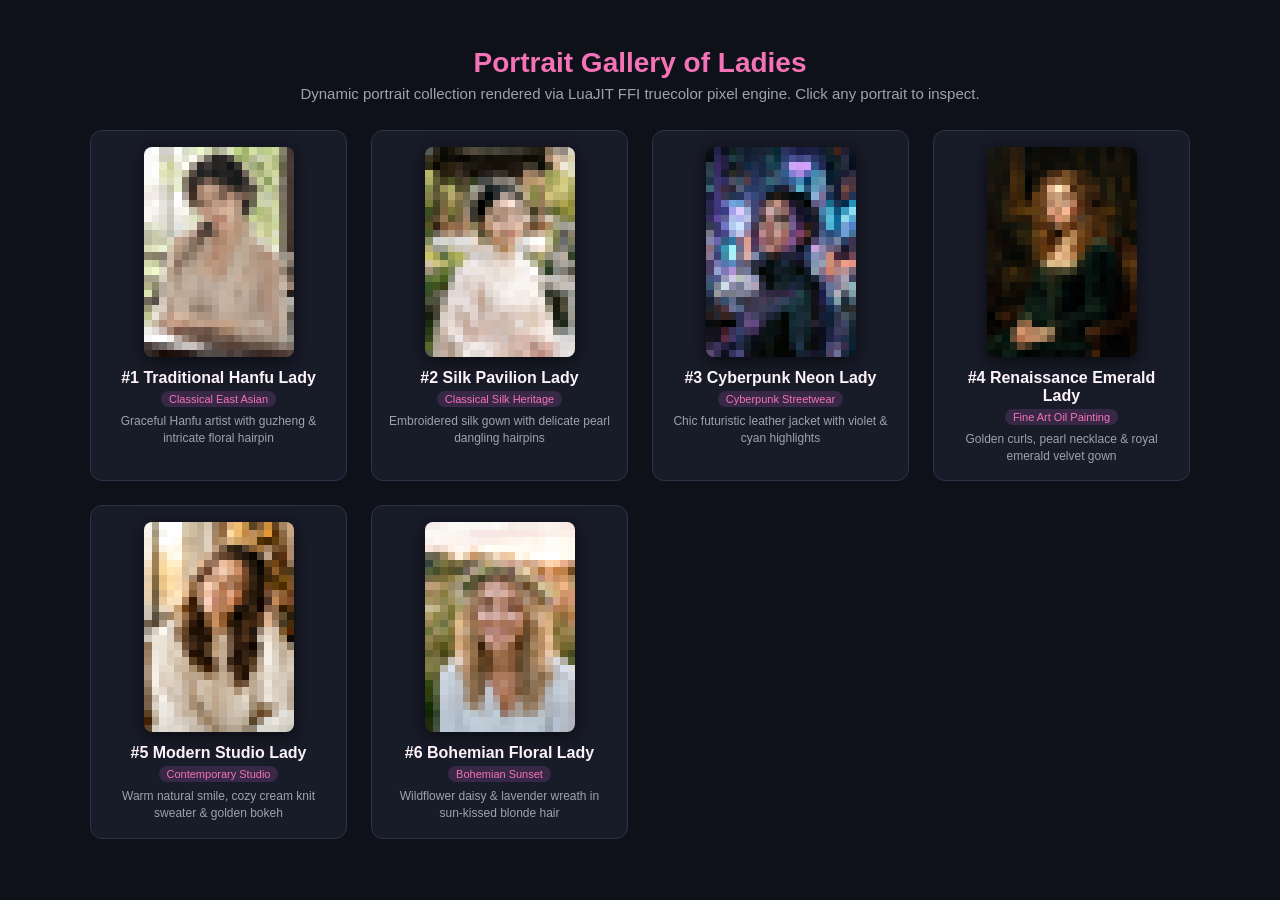
<file: gallery.html>
<!DOCTYPE html>
<html lang="en">
<head>
<meta charset="UTF-8">
<meta name="viewport" content="width=device-width, initial-scale=1.0">
<title>Portrait Gallery of Ladies</title>
<style>
  body {
    background: #0f111a;
    color: #e6edf3;
    font-family: -apple-system, BlinkMacSystemFont, "Segoe UI", Roboto, Helvetica, Arial, sans-serif;
    margin: 0;
    padding: 28px;
    display: flex;
    flex-direction: column;
    align-items: center;
  }
  h1 { margin-bottom: 6px; color: #f472b6; font-size: 28px; }
  p.subtitle { color: #9ca3af; margin-top: 0; margin-bottom: 28px; font-size: 15px; }
  .gallery {
    display: grid;
    grid-template-columns: repeat(auto-fit, minmax(240px, 1fr));
    gap: 24px;
    max-width: 1100px;
    width: 100%;
  }
  .card {
    background: #181b28;
    border: 1px solid #2d3348;
    border-radius: 12px;
    padding: 16px;
    display: flex;
    flex-direction: column;
    align-items: center;
    transition: transform 0.25s ease, border-color 0.25s ease, box-shadow 0.25s ease;
    cursor: pointer;
  }
  .card:hover {
    transform: translateY(-6px);
    border-color: #f472b6;
    box-shadow: 0 10px 28px rgba(244, 114, 182, 0.22);
  }
  canvas {
    border-radius: 8px;
    image-rendering: pixelated;
    box-shadow: 0 4px 16px rgba(0,0,0,0.6);
  }
  .title { font-weight: 600; margin-top: 12px; font-size: 16px; color: #fdf2f8; text-align: center; }
  .badge { font-size: 11px; background: #372847; color: #f472b6; padding: 2px 8px; border-radius: 12px; margin-top: 4px; }
  .desc { font-size: 12px; color: #9ca3af; margin-top: 6px; text-align: center; line-height: 1.4; }
  /* Modal */
  .modal {
    display: none; position: fixed; top: 0; left: 0; width: 100%; height: 100%;
    background: rgba(0,0,0,0.88); align-items: center; justify-content: center;
  }
  .modal.active { display: flex; }
  .modal-content {
    background: #181b28; border: 1px solid #f472b6; border-radius: 14px;
    padding: 28px; max-width: 520px; text-align: center; box-shadow: 0 16px 40px rgba(0,0,0,0.8);
  }
  .close-btn {
    background: #db2777; color: white; border: none; padding: 10px 22px;
    border-radius: 8px; cursor: pointer; margin-top: 18px; font-weight: 600; font-size: 14px;
  }
  .close-btn:hover { background: #be185d; }
</style>
</head>
<body>
<h1>Portrait Gallery of Ladies</h1>
<p class="subtitle">Dynamic portrait collection rendered via LuaJIT FFI truecolor pixel engine. Click any portrait to inspect.</p>
<div class="gallery">
  <div class="card" onclick="openModal('Traditional Hanfu Lady', 'Classical East Asian', 'Graceful Hanfu artist with guzheng & intricate floral hairpin', '1')">
    <canvas id="cv_1" width="20" height="28" style="width: 150px; height: 210px;"></canvas>
    <div class="title">#1 Traditional Hanfu Lady</div>
    <div class="badge">Classical East Asian</div>
    <div class="desc">Graceful Hanfu artist with guzheng & intricate floral hairpin</div>
  </div>
  <script>
    (function() {
      var cv = document.getElementById('cv_1');
      var ctx = cv.getContext('2d');
      var imgData = ctx.createImageData(20, 28);
      var data = imgData.data;
      var raw = [249,249,249,255,255,255,255,255,208,207,200,255,211,208,206,255,250,252,248,255,212,219,202,255,224,230,199,255,239,248,203,255,215,221,187,255,158,165,129,255,183,185,162,255,220,226,184,255,187,210,134,255,161,181,111,255,210,224,164,255,186,200,140,255,188,207,137,255,203,215,155,255,132,129,106,255,67,55,52,255,250,250,250,255,248,249,243,255,208,208,188,255,206,207,181,255,244,245,236,255,224,228,209,255,251,251,243,255,194,194,175,255,115,107,97,255,37,35,34,255,42,40,38,255,71,68,62,255,150,162,106,255,162,180,108,255,179,186,149,255,207,209,180,255,201,209,158,255,176,188,131,255,118,114,91,255,70,57,54,255,250,249,248,255,252,252,253,255,232,234,204,255,203,210,152,255,226,228,209,255,255,255,243,255,165,156,147,255,43,39,39,255,60,56,53,255,37,36,36,255,37,37,37,255,20,20,24,255,54,51,48,255,186,186,147,255,162,176,129,255,141,156,100,255,202,210,153,255,180,193,131,255,100,97,71,255,73,60,57,255,250,250,249,255,254,254,255,255,224,226,186,255,215,219,170,255,224,231,199,255,200,194,167,255,89,75,68,255,32,33,33,255,42,42,41,255,25,27,28,255,35,35,34,255,35,35,34,255,27,27,28,255,112,102,93,255,182,186,141,255,166,179,121,255,193,201,151,255,207,214,158,255,106,101,79,255,73,59,56,255,251,251,246,255,249,249,244,255,230,231,203,255,219,220,186,255,231,238,209,255,130,122,99,255,51,43,41,255,73,62,54,255,120,95,79,255,86,68,59,255,51,45,42,255,30,29,29,255,24,25,25,255,54,51,49,255,165,154,131,255,199,204,155,255,143,161,98,255,212,217,171,255,131,122,109,255,68,55,49,255,244,242,235,255,236,235,224,255,220,216,205,255,195,196,170,255,232,239,203,255,135,125,115,255,54,41,33,255,165,131,109,255,199,162,138,255,181,150,130,255,121,97,83,255,90,71,60,255,49,44,40,255,67,57,53,255,77,70,61,255,165,168,127,255,195,206,151,255,179,184,134,255,116,105,95,255,71,58,52,255,241,235,230,255,242,236,232,255,222,217,211,255,202,200,184,255,255,255,255,255,175,164,157,255,65,47,37,255,160,130,110,255,185,150,128,255,166,134,112,255,124,96,81,255,176,139,116,255,132,106,90,255,116,89,76,255,107,103,78,255,202,205,169,255,191,199,169,255,189,193,149,255,126,114,102,255,69,57,51,255,244,240,234,255,252,251,247,255,231,228,222,255,213,210,201,255,255,255,254,255,226,223,215,255,107,88,74,255,125,97,81,255,160,128,107,255,190,155,130,255,187,150,129,255,208,170,147,255,174,143,121,255,49,38,36,255,106,104,82,255,203,212,165,255,206,210,181,255,209,215,161,255,117,110,88,255,72,58,54,255,248,246,243,255,246,244,240,255,230,227,221,255,207,205,194,255,247,244,239,255,249,248,239,255,199,196,174,255,186,156,132,255,189,148,126,255,195,160,135,255,210,176,151,255,218,182,159,255,178,151,132,255,68,60,50,255,161,167,126,255,175,192,121,255,188,193,137,255,214,217,171,255,120,113,92,255,70,56,52,255,249,246,238,255,236,234,226,255,226,222,214,255,203,200,187,255,240,236,229,255,232,231,215,255,223,227,195,255,210,202,178,255,188,152,128,255,178,130,110,255,184,133,115,255,209,177,150,255,186,153,130,255,160,144,112,255,200,212,152,255,185,196,132,255,183,188,130,255,203,214,164,255,124,118,99,255,69,55,50,255,216,217,196,255,228,232,208,255,224,223,206,255,198,198,189,255,227,230,224,255,228,233,221,255,232,226,204,255,139,122,108,255,67,58,51,255,161,123,104,255,200,153,132,255,198,163,137,255,184,148,120,255,186,161,138,255,194,193,166,255,207,212,163,255,196,202,142,255,202,215,152,255,127,120,96,255,69,54,50,255,187,189,165,255,199,204,173,255,209,209,187,255,187,190,182,255,217,215,206,255,214,198,184,255,185,162,146,255,93,71,59,255,81,68,59,255,133,106,85,255,180,140,114,255,192,155,129,255,183,149,121,255,182,159,141,255,206,198,172,255,215,223,166,255,198,199,148,255,222,224,194,255,127,119,103,255,65,50,46,255,186,185,162,255,200,203,171,255,198,200,170,255,218,215,195,255,195,167,147,255,180,155,133,255,139,115,98,255,113,92,78,255,174,150,129,255,169,130,105,255,176,138,111,255,191,154,126,255,181,154,130,255,189,171,153,255,195,177,155,255,213,208,190,255,208,210,177,255,219,225,177,255,126,118,98,255,66,51,47,255,218,222,187,255,225,231,192,255,233,242,210,255,211,199,177,255,183,155,132,255,160,140,123,255,134,112,95,255,154,132,114,255,182,155,134,255,178,139,114,255,184,146,120,255,186,150,125,255,187,165,145,255,188,169,149,255,181,156,135,255,183,161,146,255,210,197,180,255,236,237,215,255,125,117,103,255,62,46,39,255,141,134,112,255,135,126,101,255,131,125,111,255,203,186,169,255,165,141,120,255,134,115,99,255,151,130,110,255,175,155,136,255,182,149,126,255,173,136,110,255,185,148,122,255,184,154,132,255,190,171,153,255,188,167,146,255,180,153,133,255,172,145,124,255,174,142,122,255,202,181,168,255,155,149,138,255,158,142,130,255,210,216,170,255,202,207,159,255,173,165,148,255,208,189,173,255,138,113,93,255,158,139,121,255,175,155,135,255,188,164,144,255,185,149,124,255,188,153,127,255,184,148,122,255,184,159,140,255,192,175,156,255,189,168,147,255,182,155,134,255,179,151,131,255,180,150,129,255,182,156,137,255,174,163,149,255,126,117,105,255,232,238,195,255,242,250,204,255,224,220,199,255,185,162,142,255,157,134,114,255,187,169,151,255,184,166,146,255,192,167,145,255,196,164,140,255,186,152,127,255,180,145,120,255,191,172,155,255,195,177,158,255,179,158,137,255,186,160,140,255,180,153,134,255,177,147,126,255,184,156,136,255,147,131,117,255,79,68,58,255,165,162,137,255,167,164,144,255,212,207,192,255,186,163,143,255,173,153,135,255,188,171,152,255,194,177,159,255,184,166,149,255,189,170,153,255,184,160,139,255,187,164,144,255,195,179,161,255,197,177,157,255,190,166,145,255,187,162,144,255,178,152,134,255,174,143,122,255,179,152,132,255,186,168,154,255,112,95,83,255,177,180,136,255,140,139,107,255,180,169,159,255,199,178,158,255,177,158,140,255,191,175,157,255,194,177,158,255,182,164,148,255,187,172,158,255,183,169,155,255,193,177,161,255,196,179,161,255,189,168,149,255,195,172,153,255,185,164,146,255,171,145,127,255,177,145,124,255,179,153,134,255,200,182,169,255,162,134,117,255,219,227,180,255,119,118,97,255,183,170,160,255,198,177,157,255,187,169,151,255,188,170,152,255,188,169,151,255,178,159,143,255,183,165,149,255,190,172,156,255,199,182,165,255,194,177,160,255,175,157,139,255,191,173,155,255,178,157,141,255,166,137,118,255,177,146,124,255,185,160,142,255,171,156,144,255,39,29,25,255,111,104,90,255,87,78,72,255,210,198,186,255,184,161,142,255,195,177,160,255,190,171,152,255,176,156,138,255,167,148,133,255,177,158,142,255,187,169,152,255,197,179,163,255,198,181,164,255,184,166,148,255,186,169,153,255,173,154,138,255,163,137,119,255,173,144,125,255,183,158,140,255,188,173,161,255,179,176,172,255,153,154,116,255,211,207,190,255,218,206,195,255,175,152,133,255,193,174,156,255,194,175,157,255,157,136,117,255,144,125,108,255,156,137,121,255,177,159,144,255,196,178,163,255,193,175,159,255,191,169,151,255,183,165,149,255,169,151,134,255,163,140,123,255,174,147,129,255,180,154,136,255,192,176,163,255,155,147,140,255,189,196,144,255,233,226,214,255,200,180,165,255,190,155,134,255,213,185,164,255,209,179,156,255,189,163,141,255,175,149,127,255,172,148,128,255,182,158,140,255,192,170,153,255,190,169,151,255,183,164,147,255,176,158,142,255,171,153,135,255,174,155,138,255,176,151,133,255,179,152,134,255,193,177,163,255,99,89,83,255,213,213,185,255,200,183,167,255,175,145,126,255,202,159,136,255,197,157,134,255,182,144,120,255,191,158,134,255,196,163,140,255,190,157,134,255,192,157,132,255,197,161,135,255,198,162,136,255,190,165,145,255,184,164,147,255,189,170,154,255,193,178,163,255,180,159,142,255,174,148,130,255,188,173,160,255,117,110,104,255,239,237,234,255,226,221,216,255,202,188,180,255,166,131,115,255,122,88,72,255,122,95,80,255,114,88,74,255,115,90,76,255,107,83,69,255,126,102,85,255,155,125,104,255,165,130,106,255,176,150,131,255,182,162,146,255,177,150,132,255,179,161,146,255,180,165,151,255,168,144,127,255,182,167,154,255,118,113,109,255,247,246,248,255,255,255,255,255,255,255,255,255,243,239,237,255,189,174,166,255,151,130,119,255,125,102,90,255,100,77,66,255,97,74,63,255,111,90,77,255,115,95,81,255,110,87,72,255,130,109,94,255,151,134,120,255,151,129,113,255,153,135,119,255,161,147,133,255,163,147,133,255,178,167,156,255,150,146,140,255,72,60,59,255,95,84,81,255,112,100,99,255,137,128,128,255,178,172,172,255,200,194,192,255,203,194,190,255,174,164,159,255,116,103,98,255,91,75,70,255,91,70,62,255,86,65,55,255,87,66,56,255,91,71,61,255,101,84,73,255,102,83,72,255,107,90,78,255,120,104,92,255,140,127,116,255,125,115,105,255,55,44,40,255,45,31,28,255,25,10,6,255,30,15,11,255,31,18,15,255,35,24,22,255,53,41,39,255,78,70,69,255,82,78,77,255,79,73,72,255,83,73,70,255,70,58,56,255,83,71,65,255,67,53,49,255,60,46,42,255,57,41,36,255,62,43,36,255,71,53,46,255,76,59,52,255,83,68,60,255];
      for (var i = 0; i < raw.length; i++) data[i] = raw[i];
      ctx.putImageData(imgData, 0, 0);
    })();
  </script>
  <div class="card" onclick="openModal('Silk Pavilion Lady', 'Classical Silk Heritage', 'Embroidered silk gown with delicate pearl dangling hairpins', '2')">
    <canvas id="cv_2" width="20" height="28" style="width: 150px; height: 210px;"></canvas>
    <div class="title">#2 Silk Pavilion Lady</div>
    <div class="badge">Classical Silk Heritage</div>
    <div class="desc">Embroidered silk gown with delicate pearl dangling hairpins</div>
  </div>
  <script>
    (function() {
      var cv = document.getElementById('cv_2');
      var ctx = cv.getContext('2d');
      var imgData = ctx.createImageData(20, 28);
      var data = imgData.data;
      var raw = [84,91,85,255,39,39,27,255,13,12,5,255,25,22,14,255,45,39,30,255,75,66,53,255,83,76,62,255,72,69,57,255,65,62,50,255,72,70,58,255,61,61,51,255,53,54,46,255,60,56,47,255,48,42,33,255,37,32,24,255,34,26,15,255,133,113,89,255,160,151,138,255,147,139,128,255,219,214,197,255,59,53,37,255,33,28,15,255,10,10,4,255,16,14,6,255,10,8,2,255,8,7,1,255,20,18,12,255,25,21,14,255,17,14,7,255,20,17,10,255,21,17,10,255,22,18,11,255,22,18,11,255,11,10,3,255,12,12,3,255,23,18,9,255,166,134,107,255,220,192,168,255,204,182,160,255,217,208,169,255,43,43,18,255,8,7,0,255,33,26,11,255,42,33,14,255,46,39,25,255,30,26,18,255,28,23,15,255,25,20,11,255,24,19,10,255,21,15,6,255,22,17,8,255,27,22,14,255,31,27,17,255,65,56,42,255,60,54,38,255,11,12,7,255,75,63,35,255,204,179,140,255,240,232,215,255,221,217,187,255,183,183,103,255,79,75,42,255,38,28,14,255,41,32,16,255,61,49,37,255,40,31,24,255,16,11,4,255,31,26,19,255,39,34,27,255,55,51,44,255,53,46,36,255,29,23,13,255,37,28,19,255,164,131,105,255,150,122,97,255,115,97,71,255,151,151,84,255,172,171,99,255,208,201,147,255,227,221,183,255,172,173,100,255,97,92,56,255,65,61,28,255,77,82,34,255,65,56,37,255,80,70,48,255,53,61,35,255,70,74,73,255,74,76,74,255,131,125,116,255,125,120,112,255,146,138,124,255,102,85,65,255,182,148,114,255,185,153,105,255,202,165,124,255,162,161,89,255,178,174,98,255,213,203,128,255,188,183,116,255,134,141,74,255,89,83,47,255,159,146,91,255,174,174,102,255,82,80,47,255,88,81,53,255,157,163,146,255,137,131,123,255,27,34,34,255,38,47,49,255,66,69,69,255,85,88,86,255,165,152,134,255,181,155,114,255,141,140,75,255,160,133,92,255,177,167,97,255,204,195,125,255,213,206,137,255,173,172,97,255,132,129,76,255,100,87,55,255,117,110,66,255,183,170,108,255,145,128,86,255,112,108,77,255,146,138,122,255,55,53,46,255,0,8,10,255,48,49,48,255,177,157,147,255,145,130,121,255,85,78,69,255,188,175,136,255,133,136,68,255,147,125,81,255,211,195,127,255,189,182,111,255,187,178,111,255,165,161,84,255,119,125,56,255,71,67,36,255,118,105,63,255,160,146,85,255,122,106,70,255,121,119,95,255,76,72,58,255,1,3,0,255,31,30,23,255,190,162,147,255,231,203,191,255,252,228,217,255,179,162,153,255,140,125,89,255,141,130,82,255,151,124,91,255,176,161,105,255,159,150,77,255,178,164,77,255,145,141,58,255,57,79,30,255,65,61,34,255,127,101,64,255,124,118,58,255,117,105,62,255,150,131,114,255,53,54,47,255,0,0,0,255,139,114,93,255,179,149,132,255,175,143,124,255,195,160,138,255,179,155,140,255,163,142,121,255,70,60,35,255,135,106,82,255,110,110,76,255,95,103,38,255,134,130,55,255,154,148,64,255,67,71,35,255,90,76,50,255,149,122,85,255,87,84,43,255,120,98,68,255,162,132,104,255,61,56,47,255,53,38,22,255,188,155,131,255,158,127,112,255,178,147,130,255,210,181,166,255,200,172,157,255,215,195,179,255,123,109,86,255,173,143,119,255,213,199,180,255,161,159,130,255,136,135,85,255,128,129,62,255,90,86,36,255,51,34,18,255,124,87,56,255,152,111,76,255,144,105,78,255,172,135,94,255,135,127,92,255,107,76,50,255,186,146,117,255,220,183,164,255,205,171,152,255,209,179,160,255,228,191,171,255,164,130,103,255,104,75,48,255,144,98,66,255,172,139,99,255,164,164,135,255,159,157,148,255,169,169,153,255,75,89,42,255,106,99,86,255,159,135,111,255,184,155,126,255,150,126,106,255,187,160,135,255,190,177,147,255,83,76,50,255,132,102,72,255,200,158,124,255,170,128,106,255,189,130,113,255,211,171,144,255,157,138,120,255,180,155,133,255,209,181,163,255,191,178,126,255,130,132,83,255,92,90,83,255,140,130,107,255,136,139,96,255,206,208,211,255,215,215,209,255,208,208,205,255,223,224,222,255,223,225,224,255,237,220,208,255,159,145,110,255,155,136,108,255,181,134,94,255,182,141,110,255,205,162,137,255,223,208,196,255,231,232,232,255,255,251,244,255,255,255,255,255,203,203,161,255,116,122,75,255,105,108,106,255,127,123,94,255,182,175,118,255,156,157,144,255,160,161,145,255,198,194,157,255,202,199,186,255,208,203,199,255,212,197,182,255,218,201,187,255,215,203,196,255,186,161,140,255,176,131,89,255,210,173,140,255,208,204,200,255,195,190,184,255,235,221,210,255,248,231,218,255,197,185,154,255,122,120,96,255,131,128,121,255,99,107,86,255,204,197,104,255,164,163,86,255,97,112,63,255,155,160,85,255,176,176,87,255,193,186,151,255,213,207,207,255,206,200,199,255,212,201,194,255,209,193,180,255,207,182,162,255,222,198,178,255,240,236,231,255,170,169,151,255,147,144,102,255,176,167,113,255,149,145,127,255,172,166,160,255,185,175,160,255,52,66,37,255,211,195,163,255,208,194,133,255,184,180,109,255,140,149,81,255,170,172,110,255,234,228,216,255,237,232,236,255,228,219,214,255,224,211,202,255,230,218,209,255,229,212,200,255,236,224,214,255,250,245,238,255,247,243,239,255,190,191,167,255,132,136,85,255,73,86,59,255,151,147,139,255,172,166,157,255,151,149,140,255,160,147,121,255,122,121,85,255,99,115,50,255,120,130,84,255,216,208,204,255,235,228,232,255,236,227,221,255,237,228,224,255,235,223,217,255,231,219,210,255,239,231,223,255,240,230,217,255,243,238,231,255,245,240,235,255,255,252,251,255,145,148,131,255,40,58,33,255,133,135,129,255,128,126,115,255,88,85,71,255,92,112,59,255,100,120,60,255,71,94,32,255,132,142,115,255,231,219,224,255,220,210,204,255,231,217,211,255,229,217,212,255,238,227,220,255,232,220,212,255,235,228,221,255,241,232,223,255,247,242,236,255,248,245,241,255,238,227,220,255,216,209,204,255,194,189,185,255,195,191,186,255,188,182,175,255,168,161,152,255,52,85,38,255,65,82,30,255,58,62,25,255,184,181,169,255,225,214,214,255,215,201,196,255,226,212,205,255,215,195,185,255,233,220,214,255,242,234,229,255,241,234,228,255,246,242,238,255,248,245,240,255,248,246,242,255,251,244,238,255,190,182,171,255,140,138,128,255,181,175,166,255,199,192,185,255,198,192,187,255,58,76,40,255,98,98,72,255,125,116,106,255,225,216,214,255,226,217,215,255,221,211,209,255,219,200,191,255,201,176,161,255,223,213,209,255,234,224,220,255,245,239,234,255,247,244,239,255,244,238,232,255,242,236,229,255,252,246,239,255,206,199,190,255,48,52,40,255,65,68,57,255,106,109,101,255,153,154,148,255,76,84,61,255,77,80,62,255,156,148,139,255,231,221,218,255,230,222,219,255,229,221,221,255,216,198,188,255,193,166,149,255,207,195,185,255,228,219,214,255,239,231,226,255,243,236,231,255,243,236,229,255,244,238,233,255,238,230,221,255,246,238,230,255,93,93,80,255,28,26,9,255,73,70,53,255,165,165,158,255,46,47,34,255,71,68,51,255,189,177,166,255,226,213,208,255,209,192,184,255,227,217,213,255,225,212,206,255,192,170,157,255,204,186,173,255,219,205,198,255,227,217,212,255,228,214,207,255,234,218,210,255,235,223,216,255,225,213,203,255,243,227,215,255,157,148,132,255,23,24,11,255,82,78,60,255,160,159,149,255,20,28,12,255,67,68,52,255,217,206,198,255,222,213,207,255,200,182,171,255,200,179,167,255,225,211,204,255,200,180,170,255,211,196,188,255,215,198,189,255,207,184,173,255,217,198,190,255,224,204,192,255,222,204,189,255,220,201,184,255,235,216,205,255,215,202,188,255,22,28,19,255,45,48,37,255,159,157,147,255,28,42,16,255,111,113,95,255,222,209,204,255,231,219,210,255,210,193,184,255,198,172,157,255,216,200,193,255,211,189,179,255,210,187,176,255,207,185,173,255,206,189,178,255,213,194,178,255,232,222,216,255,220,205,191,255,225,201,184,255,234,215,207,255,245,233,227,255,51,56,42,255,30,38,25,255,144,145,137,255,39,56,22,255,140,137,119,255,208,189,175,255,238,225,215,255,228,217,212,255,201,173,158,255,201,174,162,255,212,187,175,255,211,186,175,255,204,190,185,255,205,188,177,255,210,192,176,255,223,203,191,255,226,206,197,255,238,223,213,255,241,232,226,255,249,238,230,255,138,138,129,255,131,135,132,255,171,173,173,255,51,67,29,255,163,155,136,255,191,173,160,255,204,196,189,255,237,231,231,255,216,196,186,255,211,187,177,255,221,202,196,255,215,196,190,255,213,190,181,255,208,193,188,255,201,178,165,255,215,183,172,255,218,182,172,255,213,189,176,255,228,206,196,255,245,232,224,255,231,226,223,255,220,215,215,255,215,210,209,255,93,101,47,255,174,164,149,255,188,165,152,255,169,151,135,255,203,191,185,255,230,219,215,255,240,234,232,255,239,233,230,255,230,219,214,255,226,208,201,255,216,193,183,255,209,182,169,255,217,188,177,255,209,181,166,255,181,144,130,255,209,172,160,255,220,183,169,255,220,204,199,255,222,218,216,255,226,221,218,255,87,98,69,255,180,171,162,255,194,176,163,255,172,153,134,255,202,188,175,255,240,234,233,255,229,219,217,255,225,217,213,255,234,227,224,255,226,203,193,255,222,195,183,255,206,179,168,255,201,171,159,255,224,189,174,255,198,155,143,255,188,141,126,255,202,164,153,255,224,204,201,255,229,221,222,255,232,226,227,255];
      for (var i = 0; i < raw.length; i++) data[i] = raw[i];
      ctx.putImageData(imgData, 0, 0);
    })();
  </script>
  <div class="card" onclick="openModal('Cyberpunk Neon Lady', 'Cyberpunk Streetwear', 'Chic futuristic leather jacket with violet & cyan highlights', '3')">
    <canvas id="cv_3" width="20" height="28" style="width: 150px; height: 210px;"></canvas>
    <div class="title">#3 Cyberpunk Neon Lady</div>
    <div class="badge">Cyberpunk Streetwear</div>
    <div class="desc">Chic futuristic leather jacket with violet & cyan highlights</div>
  </div>
  <script>
    (function() {
      var cv = document.getElementById('cv_3');
      var ctx = cv.getContext('2d');
      var imgData = ctx.createImageData(20, 28);
      var data = imgData.data;
      var raw = [9,17,23,255,32,33,70,255,12,16,30,255,15,33,35,255,22,38,48,255,17,29,46,255,19,33,51,255,28,32,51,255,20,41,53,255,4,41,51,255,45,49,94,255,40,40,84,255,23,29,67,255,28,30,69,255,29,34,69,255,14,29,49,255,23,34,36,255,68,35,22,255,34,30,53,255,15,22,41,255,5,12,19,255,43,39,87,255,35,29,68,255,31,62,67,255,27,48,61,255,19,31,50,255,24,36,60,255,25,41,64,255,36,71,83,255,12,45,60,255,43,61,109,255,72,81,145,255,65,70,131,255,74,81,142,255,38,53,97,255,31,39,75,255,10,33,43,255,20,30,34,255,40,45,69,255,10,17,30,255,39,61,73,255,57,40,97,255,39,30,68,255,11,22,29,255,32,35,43,255,14,41,67,255,31,45,74,255,23,39,67,255,24,63,82,255,22,61,82,255,71,89,143,255,204,166,248,255,209,157,245,255,209,160,250,255,49,81,136,255,38,38,88,255,4,15,29,255,24,39,44,255,35,42,57,255,6,15,29,255,46,68,83,255,55,43,101,255,22,26,47,255,42,42,38,255,37,37,49,255,51,48,68,255,34,50,86,255,25,39,71,255,40,54,74,255,59,82,103,255,47,93,145,255,133,130,214,255,172,138,224,255,97,100,182,255,63,139,177,255,83,126,154,255,9,26,46,255,14,35,48,255,29,28,52,255,45,41,64,255,29,51,70,255,59,54,111,255,50,45,99,255,78,78,97,255,57,79,95,255,84,61,75,255,40,52,93,255,43,66,98,255,53,100,121,255,60,90,120,255,49,76,121,255,53,101,154,255,72,138,185,255,4,56,103,255,80,146,174,255,99,151,173,255,6,27,52,255,21,26,45,255,71,53,73,255,72,53,64,255,60,101,120,255,64,53,105,255,58,41,65,255,46,36,58,255,86,92,118,255,42,62,103,255,41,58,101,255,45,67,104,255,31,60,91,255,18,32,53,255,30,29,47,255,59,86,110,255,93,183,203,255,44,83,117,255,96,156,194,255,99,129,168,255,67,79,97,255,20,25,49,255,118,76,66,255,81,52,60,255,28,28,62,255,68,56,121,255,56,54,81,255,34,54,81,255,38,54,93,255,77,87,144,255,51,73,121,255,48,58,99,255,19,20,21,255,36,27,18,255,16,17,16,255,3,10,10,255,3,12,17,255,14,37,50,255,139,177,216,255,127,110,148,255,25,51,86,255,15,26,45,255,84,56,61,255,32,52,87,255,43,40,85,255,62,56,126,255,104,105,180,255,114,162,220,255,105,155,212,255,112,111,153,255,63,70,119,255,64,49,74,255,140,107,95,255,195,146,130,255,116,79,77,255,29,23,44,255,20,22,28,255,0,4,0,255,95,93,130,255,107,103,159,255,22,108,141,255,31,49,82,255,0,41,78,255,38,147,187,255,39,39,76,255,65,52,122,255,56,61,132,255,168,160,235,255,224,205,255,255,158,173,212,255,64,70,117,255,110,80,94,255,202,169,172,255,154,126,117,255,146,102,100,255,72,51,89,255,19,17,37,255,20,22,43,255,40,38,52,255,73,130,173,255,74,171,199,255,13,80,125,255,60,159,193,255,142,222,239,255,54,43,98,255,93,74,158,255,92,98,150,255,176,190,236,255,176,181,240,255,186,196,228,255,75,74,116,255,68,56,59,255,167,125,121,255,91,73,70,255,69,54,53,255,102,83,133,255,34,26,50,255,7,17,40,255,20,26,32,255,52,111,144,255,87,189,216,255,9,105,151,255,146,218,235,255,89,168,207,255,51,59,78,255,57,56,108,255,117,117,200,255,174,205,241,255,203,228,255,255,138,143,190,255,62,55,79,255,147,114,108,255,157,100,97,255,175,145,139,255,151,117,103,255,116,95,144,255,66,36,77,255,39,26,17,255,36,26,42,255,52,75,121,255,78,180,210,255,17,104,153,255,116,161,210,255,82,128,201,255,117,119,138,255,63,53,117,255,72,69,136,255,151,166,210,255,193,200,232,255,159,125,156,255,68,43,67,255,186,135,146,255,149,103,96,255,199,156,146,255,166,107,98,255,100,68,119,255,132,64,108,255,90,53,42,255,23,26,43,255,71,91,133,255,41,76,123,255,51,94,140,255,107,160,215,255,66,114,154,255,129,132,173,255,107,102,172,255,51,94,132,255,49,118,162,255,130,101,130,255,218,158,141,255,77,52,88,255,149,95,116,255,138,89,85,255,168,118,105,255,150,93,99,255,129,85,149,255,78,40,54,255,24,17,20,255,81,67,108,255,100,115,157,255,81,93,138,255,117,134,163,255,42,63,102,255,63,48,80,255,142,110,126,255,65,89,134,255,56,153,180,255,162,244,250,255,99,112,142,255,225,160,148,255,75,60,98,255,133,112,128,255,179,129,120,255,135,89,81,255,107,69,97,255,71,56,92,255,11,12,26,255,35,51,85,255,200,163,219,255,146,138,170,255,111,99,132,255,95,85,108,255,26,21,40,255,62,54,76,255,133,119,149,255,59,64,121,255,66,141,166,255,174,240,246,255,128,121,141,255,219,176,163,255,127,135,170,255,44,60,85,255,46,39,37,255,38,25,25,255,30,34,57,255,33,34,56,255,26,28,58,255,45,68,108,255,135,148,190,255,134,132,164,255,203,139,119,255,66,36,54,255,52,33,48,255,112,70,88,255,72,62,103,255,120,118,174,255,86,118,178,255,88,139,190,255,92,98,133,255,100,90,108,255,42,43,61,255,37,35,57,255,3,15,15,255,14,26,31,255,24,41,64,255,18,23,30,255,17,15,29,255,46,55,84,255,127,151,178,255,153,160,182,255,205,143,117,255,174,110,106,255,238,158,137,255,227,147,128,255,75,63,104,255,151,164,210,255,128,119,184,255,180,147,213,255,117,116,139,255,114,121,161,255,38,46,55,255,2,6,2,255,7,14,14,255,23,30,40,255,15,27,33,255,12,24,23,255,6,11,8,255,19,25,43,255,134,159,170,255,139,113,144,255,205,130,106,255,178,135,134,255,186,145,146,255,118,103,122,255,69,83,127,255,81,88,140,255,153,154,189,255,205,203,234,255,187,194,192,255,184,181,205,255,139,151,189,255,30,31,36,255,4,9,7,255,12,21,23,255,17,34,36,255,13,26,31,255,17,32,46,255,10,19,26,255,28,37,54,255,91,91,130,255,136,91,119,255,134,123,150,255,170,163,181,255,65,69,95,255,54,88,113,255,127,131,151,255,206,222,232,255,143,138,171,255,115,123,149,255,175,176,197,255,179,162,181,255,47,46,66,255,8,15,15,255,27,37,43,255,22,35,44,255,31,37,60,255,23,36,48,255,12,22,22,255,11,9,16,255,41,48,81,255,99,117,156,255,126,117,145,255,154,156,169,255,142,179,189,255,45,56,88,255,152,154,156,255,121,120,142,255,121,126,134,255,128,131,152,255,121,123,149,255,89,89,114,255,57,49,70,255,46,40,64,255,45,38,57,255,50,37,66,255,52,46,76,255,36,67,79,255,18,39,43,255,18,15,22,255,22,27,76,255,91,113,140,255,178,175,183,255,80,89,102,255,127,158,165,255,20,32,49,255,70,65,83,255,51,82,112,255,96,104,142,255,51,60,75,255,59,51,64,255,58,57,80,255,72,59,84,255,57,55,76,255,64,63,92,255,49,66,91,255,34,55,71,255,29,55,64,255,18,39,42,255,21,18,26,255,33,29,70,255,44,75,115,255,131,159,169,255,27,44,56,255,69,93,108,255,30,36,40,255,51,37,41,255,78,53,64,255,109,112,152,255,86,102,136,255,58,55,77,255,62,56,82,255,60,63,88,255,52,62,87,255,45,55,82,255,25,48,57,255,24,56,64,255,23,42,51,255,20,39,44,255,18,17,24,255,25,24,46,255,22,40,68,255,58,76,107,255,32,42,43,255,44,45,45,255,38,27,26,255,37,39,46,255,57,34,28,255,42,38,49,255,43,47,83,255,87,72,115,255,70,67,98,255,55,50,80,255,29,38,55,255,18,31,39,255,3,7,4,255,15,38,45,255,26,44,57,255,28,46,51,255,17,17,19,255,24,29,54,255,14,32,56,255,47,52,73,255,71,83,94,255,44,58,66,255,6,11,11,255,12,12,8,255,0,0,0,255,0,3,4,255,45,47,81,255,101,79,126,255,102,73,130,255,50,38,69,255,10,22,22,255,8,16,15,255,2,5,0,255,20,43,53,255,26,45,58,255,22,40,44,255,40,34,48,255,24,25,43,255,13,31,50,255,53,55,80,255,59,69,104,255,24,41,52,255,21,17,26,255,18,16,26,255,63,26,38,255,57,49,92,255,51,64,109,255,65,54,88,255,61,42,85,255,12,21,28,255,6,18,17,255,8,16,17,255,2,7,3,255,16,39,45,255,22,37,46,255,12,31,33,255,14,14,21,255,12,14,32,255,27,36,62,255,61,59,97,255,55,59,85,255,16,34,45,255,24,20,32,255,19,17,31,255,91,44,69,255,67,55,105,255,33,48,83,255,24,34,49,255,9,15,22,255,8,19,19,255,11,21,22,255,4,9,6,255,3,5,1,255,17,36,44,255,28,43,55,255,12,28,29,255,9,10,15,255,13,14,25,255,27,37,65,255,49,48,90,255,31,47,74,255,13,32,45,255,46,41,64,255,60,51,92,255,38,33,62,255,14,21,43,255,33,41,69,255,18,29,41,255,7,12,16,255,7,12,10,255,14,18,17,255,3,5,0,255,2,4,0,255,17,23,34,255,29,52,74,255,8,19,19,255,10,11,11,255,10,17,38,255,70,69,110,255,86,79,113,255,54,46,72,255,10,34,55,255,91,74,116,255,51,47,83,255,15,16,28,255,52,50,95,255,72,74,123,255,22,21,36,255,10,13,17,255,4,9,7,255,11,15,14,255,3,5,1,255,3,6,0,255,5,6,7,255,21,36,51,255,27,30,50,255,24,20,39,255,17,25,44,255,82,66,101,255,108,113,156,255,28,39,59,255,10,23,37,255];
      for (var i = 0; i < raw.length; i++) data[i] = raw[i];
      ctx.putImageData(imgData, 0, 0);
    })();
  </script>
  <div class="card" onclick="openModal('Renaissance Emerald Lady', 'Fine Art Oil Painting', 'Golden curls, pearl necklace & royal emerald velvet gown', '4')">
    <canvas id="cv_4" width="20" height="28" style="width: 150px; height: 210px;"></canvas>
    <div class="title">#4 Renaissance Emerald Lady</div>
    <div class="badge">Fine Art Oil Painting</div>
    <div class="desc">Golden curls, pearl necklace & royal emerald velvet gown</div>
  </div>
  <script>
    (function() {
      var cv = document.getElementById('cv_4');
      var ctx = cv.getContext('2d');
      var imgData = ctx.createImageData(20, 28);
      var data = imgData.data;
      var raw = [26,24,19,255,19,19,15,255,29,22,12,255,47,29,12,255,36,26,15,255,5,8,9,255,12,12,9,255,12,10,5,255,12,10,6,255,11,11,7,255,11,11,9,255,21,18,10,255,21,18,9,255,11,13,9,255,13,14,10,255,22,19,8,255,9,10,8,255,23,19,12,255,17,12,8,255,10,11,9,255,22,21,16,255,20,19,12,255,26,20,11,255,46,29,13,255,36,26,14,255,9,12,12,255,15,13,8,255,16,10,5,255,16,13,8,255,14,13,7,255,11,13,8,255,16,16,8,255,29,22,9,255,12,13,8,255,12,14,10,255,26,22,10,255,14,13,8,255,24,22,14,255,23,16,10,255,9,10,8,255,21,20,14,255,22,20,11,255,26,19,11,255,53,34,14,255,40,29,13,255,13,15,13,255,24,18,10,255,10,11,7,255,12,12,8,255,21,16,9,255,24,19,10,255,15,14,7,255,25,20,8,255,19,16,7,255,14,15,9,255,28,24,11,255,27,20,9,255,23,21,11,255,22,19,10,255,9,10,8,255,23,21,13,255,24,21,12,255,21,16,10,255,65,40,11,255,51,35,11,255,7,8,8,255,16,13,8,255,23,18,10,255,64,42,19,255,72,43,16,255,116,78,37,255,86,56,27,255,56,35,14,255,37,27,11,255,15,15,8,255,24,21,11,255,22,20,10,255,21,19,9,255,24,20,9,255,9,9,7,255,26,22,14,255,21,17,11,255,18,16,10,255,72,43,10,255,57,38,12,255,0,4,5,255,25,20,10,255,75,47,20,255,120,80,45,255,138,98,63,255,127,85,43,255,99,64,29,255,53,31,14,255,50,30,12,255,38,28,13,255,25,23,11,255,39,30,12,255,16,15,8,255,39,27,9,255,10,9,6,255,32,24,16,255,20,17,11,255,27,23,12,255,68,40,10,255,55,35,10,255,3,5,4,255,46,32,13,255,105,67,32,255,227,179,141,255,255,234,194,255,227,180,131,255,70,38,13,255,93,59,24,255,66,39,16,255,62,39,15,255,26,22,11,255,44,35,13,255,16,14,6,255,40,26,9,255,11,10,6,255,22,18,13,255,18,18,11,255,33,27,12,255,61,36,10,255,53,32,8,255,15,8,6,255,96,59,19,255,109,69,33,255,192,150,112,255,202,162,123,255,167,121,88,255,137,93,57,255,87,55,22,255,54,32,13,255,49,27,10,255,29,20,9,255,42,35,13,255,22,19,8,255,23,21,11,255,16,13,6,255,19,17,11,255,21,23,14,255,45,34,14,255,51,30,10,255,69,42,9,255,49,29,8,255,90,56,17,255,112,71,36,255,177,134,104,255,212,161,122,255,194,154,125,255,184,125,88,255,82,43,19,255,57,31,13,255,20,11,5,255,36,21,8,255,40,30,11,255,26,23,10,255,22,20,9,255,35,29,11,255,19,15,10,255,20,20,11,255,47,35,14,255,70,42,11,255,84,52,12,255,94,60,13,255,98,62,20,255,97,60,33,255,218,156,121,255,192,138,103,255,247,185,147,255,146,79,51,255,95,53,25,255,60,34,17,255,56,33,13,255,68,38,11,255,70,44,8,255,34,29,11,255,21,17,7,255,24,21,9,255,19,13,7,255,18,16,9,255,34,29,13,255,48,31,10,255,40,26,10,255,41,25,8,255,87,53,19,255,108,67,22,255,142,95,65,255,220,146,113,255,200,146,103,255,120,71,40,255,85,62,42,255,92,58,24,255,71,40,13,255,61,34,10,255,38,24,7,255,24,20,9,255,20,17,7,255,27,21,9,255,14,12,7,255,22,15,7,255,15,18,11,255,18,20,13,255,29,26,12,255,31,27,13,255,73,43,12,255,81,44,13,255,73,46,24,255,137,98,70,255,125,72,33,255,90,45,14,255,107,69,34,255,88,53,21,255,68,38,12,255,72,41,12,255,42,32,14,255,25,24,12,255,18,15,7,255,33,24,10,255,23,17,8,255,17,12,6,255,9,10,7,255,24,21,12,255,47,35,12,255,40,33,13,255,97,64,22,255,123,75,24,255,58,31,9,255,29,11,0,255,120,74,34,255,174,126,76,255,121,74,27,255,93,54,18,255,58,31,11,255,73,39,10,255,48,33,14,255,31,26,14,255,12,12,6,255,12,12,7,255,25,17,8,255,16,11,5,255,13,10,6,255,14,13,7,255,34,28,13,255,44,33,11,255,82,50,15,255,92,53,18,255,61,30,7,255,102,67,36,255,202,159,112,255,183,135,84,255,107,62,20,255,88,52,19,255,64,65,38,255,53,58,36,255,42,23,9,255,24,11,6,255,39,22,9,255,15,13,7,255,26,19,11,255,24,15,7,255,15,10,5,255,10,11,6,255,14,14,9,255,24,20,10,255,77,49,16,255,98,55,14,255,95,49,12,255,185,136,93,255,226,177,130,255,146,95,49,255,112,61,17,255,42,36,17,255,8,30,22,255,15,38,29,255,22,30,20,255,22,9,4,255,50,24,9,255,53,27,11,255,26,21,11,255,35,25,12,255,12,11,7,255,6,7,5,255,6,8,4,255,22,16,7,255,69,43,13,255,99,59,18,255,170,119,71,255,236,192,146,255,219,170,121,255,183,128,73,255,86,61,28,255,14,28,19,255,5,16,12,255,0,6,4,255,2,18,14,255,23,14,7,255,60,35,11,255,67,35,12,255,24,19,10,255,23,18,11,255,18,16,11,255,19,15,6,255,14,13,5,255,24,16,8,255,39,31,12,255,116,100,67,255,222,189,137,255,214,180,131,255,226,190,139,255,159,137,95,255,30,34,20,255,11,24,18,255,4,12,10,255,2,8,7,255,4,18,14,255,15,10,6,255,77,46,11,255,90,57,18,255,28,21,9,255,19,15,8,255,38,27,9,255,61,42,10,255,35,26,8,255,31,20,6,255,21,26,15,255,45,54,31,255,65,56,36,255,67,65,37,255,74,71,44,255,53,50,30,255,15,18,12,255,7,20,17,255,3,13,10,255,1,6,6,255,2,10,7,255,10,9,6,255,51,29,7,255,73,43,11,255,18,13,8,255,20,16,7,255,37,27,8,255,42,30,8,255,35,26,7,255,35,23,5,255,19,30,18,255,23,39,27,255,42,39,25,255,22,30,16,255,10,16,10,255,4,10,8,255,3,5,6,255,7,20,16,255,7,18,14,255,0,3,5,255,3,10,8,255,4,5,4,255,31,18,6,255,67,38,11,255,14,8,5,255,16,9,4,255,32,24,8,255,12,11,6,255,20,14,5,255,17,17,9,255,5,13,11,255,12,27,19,255,28,36,20,255,16,27,17,255,0,7,8,255,2,4,4,255,1,1,3,255,7,19,15,255,4,10,9,255,1,6,6,255,3,10,7,255,1,3,3,255,18,10,5,255,50,27,9,255,21,9,4,255,18,8,4,255,24,17,7,255,18,13,5,255,14,9,4,255,13,18,12,255,7,18,14,255,6,14,12,255,25,34,20,255,18,31,20,255,2,12,11,255,3,2,2,255,2,3,4,255,8,23,17,255,1,9,7,255,1,6,6,255,2,8,7,255,3,4,3,255,12,7,3,255,36,19,6,255,23,13,7,255,8,6,4,255,10,9,5,255,9,8,5,255,11,8,4,255,18,27,19,255,11,26,19,255,11,25,20,255,24,39,25,255,14,16,10,255,1,6,7,255,2,4,4,255,0,0,2,255,12,25,19,255,12,26,19,255,4,12,11,255,4,9,8,255,5,3,1,255,13,6,3,255,33,16,6,255,12,8,6,255,14,11,7,255,22,13,6,255,34,18,6,255,36,29,15,255,9,28,21,255,17,35,27,255,12,29,23,255,21,34,21,255,12,15,9,255,0,3,5,255,1,3,4,255,6,12,10,255,21,36,27,255,18,33,24,255,9,21,16,255,5,7,6,255,8,2,1,255,7,4,2,255,46,23,8,255,0,2,1,255,39,23,9,255,54,27,10,255,30,12,3,255,35,39,23,255,50,61,38,255,14,27,20,255,15,32,23,255,19,31,18,255,5,11,9,255,7,17,13,255,12,24,17,255,9,22,17,255,7,18,14,255,4,15,13,255,0,10,9,255,0,2,4,255,11,5,3,255,24,12,5,255,27,12,5,255,8,6,3,255,5,3,1,255,24,12,4,255,15,14,8,255,129,97,69,255,147,103,68,255,12,17,11,255,5,17,12,255,38,44,28,255,25,29,17,255,10,25,18,255,7,18,13,255,2,6,7,255,0,3,3,255,15,14,7,255,32,21,9,255,27,14,5,255,32,15,5,255,27,14,6,255,12,7,4,255,10,5,2,255,12,11,6,255,9,18,11,255,86,73,52,255,211,149,112,255,182,126,93,255,172,129,95,255,186,148,109,255,149,125,88,255,22,21,11,255,5,10,8,255,5,13,9,255,0,4,4,255,65,40,19,255,67,35,13,255,36,17,6,255,30,14,5,255,17,9,4,255,10,5,3,255,11,6,3,255,16,19,12,255,21,37,25,255,1,21,15,255,108,78,55,255,184,113,79,255,192,134,99,255,190,137,101,255,164,126,93,255,95,76,51,255,15,18,11,255,5,12,8,255,5,11,8,255,3,10,8,255,32,20,10,255,27,14,7,255,7,3,2,255,0,1,2,255,0,2,2,255,6,4,2,255,18,9,3,255,10,26,17,255,6,18,12,255,9,23,16,255,24,35,23,255,98,71,47,255,66,49,33,255,19,25,16,255,2,13,7,255,3,20,12,255,10,21,15,255,6,19,14,255,9,24,17,255,7,21,16,255,6,13,9,255,25,10,3,255,9,5,2,255,0,3,2,255,3,5,4,255,4,3,1,255,17,8,3,255,7,13,9,255,5,12,9,255,15,31,21,255,11,27,19,255,0,11,8,255,0,3,3,255,0,7,5,255,5,12,9,255,7,13,10,255,3,4,5,255,3,12,9,255,5,12,8,255,1,9,8,255,23,16,8,255,63,32,9,255,6,3,2,255,3,6,5,255,3,5,4,255,5,4,2,255,20,10,4,255];
      for (var i = 0; i < raw.length; i++) data[i] = raw[i];
      ctx.putImageData(imgData, 0, 0);
    })();
  </script>
  <div class="card" onclick="openModal('Modern Studio Lady', 'Contemporary Studio', 'Warm natural smile, cozy cream knit sweater & golden bokeh', '5')">
    <canvas id="cv_5" width="20" height="28" style="width: 150px; height: 210px;"></canvas>
    <div class="title">#5 Modern Studio Lady</div>
    <div class="badge">Contemporary Studio</div>
    <div class="desc">Warm natural smile, cozy cream knit sweater & golden bokeh</div>
  </div>
  <script>
    (function() {
      var cv = document.getElementById('cv_5');
      var ctx = cv.getContext('2d');
      var imgData = ctx.createImageData(20, 28);
      var data = imgData.data;
      var raw = [246,244,238,255,176,167,144,255,253,253,251,255,255,255,255,255,255,255,255,255,215,202,179,255,207,188,162,255,192,174,150,255,217,200,180,255,159,128,96,255,138,101,64,255,226,179,123,255,242,190,113,255,194,144,71,255,92,69,37,255,134,97,56,255,207,142,57,255,98,67,30,255,164,132,98,255,202,168,132,255,247,243,235,255,164,150,123,255,247,245,240,255,255,255,255,255,255,255,255,255,215,199,172,255,207,188,161,255,196,177,153,255,220,204,186,255,162,131,98,255,147,106,65,255,253,218,166,255,237,187,108,255,199,135,68,255,190,142,97,255,175,128,68,255,227,152,53,255,92,47,3,255,140,106,73,255,200,166,131,255,244,236,223,255,180,163,133,255,254,254,253,255,253,254,255,255,255,252,242,255,204,183,151,255,195,175,149,255,198,178,153,255,223,208,191,255,167,135,99,255,182,144,104,255,221,183,134,255,210,162,103,255,202,150,91,255,192,144,81,255,81,50,3,255,67,39,0,255,97,62,14,255,136,99,58,255,183,150,117,255,247,240,229,255,174,151,115,255,252,245,231,255,254,251,240,255,255,246,225,255,216,192,159,255,205,185,158,255,199,180,155,255,223,208,191,255,189,159,126,255,122,97,73,255,52,37,23,255,41,29,18,255,86,66,46,255,131,91,46,255,162,113,60,255,162,134,103,255,121,85,49,255,104,71,33,255,174,140,107,255,248,238,222,255,159,129,88,255,245,220,176,255,255,248,227,255,255,253,239,255,225,202,165,255,214,194,168,255,206,183,155,255,205,176,148,255,130,100,76,255,103,68,45,255,88,58,36,255,51,34,19,255,31,23,15,255,12,6,0,255,86,69,52,255,190,163,135,255,74,46,18,255,90,47,15,255,176,139,107,255,243,224,196,255,160,127,81,255,247,218,163,255,255,240,199,255,255,238,204,255,218,192,157,255,215,195,169,255,224,187,147,255,149,114,86,255,156,118,94,255,236,189,158,255,226,170,131,255,183,127,87,255,76,50,30,255,32,22,11,255,6,3,0,255,105,69,29,255,115,69,21,255,76,39,11,255,148,115,86,255,238,213,182,255,157,124,77,255,249,217,154,255,254,231,181,255,253,225,180,255,212,187,154,255,225,200,172,255,153,115,84,255,110,69,44,255,216,175,149,255,239,203,177,255,223,176,143,255,204,142,97,255,117,73,41,255,43,28,15,255,11,7,2,255,66,42,18,255,145,94,43,255,86,56,18,255,76,58,30,255,229,203,173,255,131,105,68,255,233,193,132,255,252,217,161,255,249,216,172,255,218,192,161,255,163,133,105,255,88,56,38,255,196,148,119,255,198,152,121,255,216,166,132,255,171,121,88,255,169,115,78,255,115,69,36,255,55,36,19,255,24,15,7,255,58,35,9,255,77,48,7,255,118,77,17,255,119,80,34,255,234,208,174,255,131,103,67,255,237,198,138,255,255,226,166,255,248,219,175,255,231,196,157,255,154,110,68,255,175,136,112,255,255,210,183,255,222,178,150,255,174,115,77,255,171,127,99,255,146,92,58,255,100,58,29,255,51,31,14,255,25,14,6,255,104,63,22,255,95,61,10,255,77,44,0,255,131,84,37,255,230,207,176,255,114,93,65,255,219,185,139,255,247,216,166,255,253,231,192,255,232,190,141,255,129,91,56,255,183,137,103,255,239,193,164,255,201,145,112,255,186,125,86,255,226,168,136,255,185,112,72,255,72,38,16,255,37,24,11,255,32,15,3,255,116,77,54,255,165,125,88,255,144,97,50,255,104,61,23,255,225,205,180,255,119,98,70,255,231,201,158,255,250,226,188,255,251,225,187,255,178,133,91,255,53,25,3,255,158,128,104,255,252,207,188,255,194,133,108,255,178,122,87,255,215,146,103,255,143,79,41,255,70,40,18,255,42,27,15,255,16,5,0,255,77,51,37,255,196,139,91,255,142,89,47,255,129,74,41,255,207,196,181,255,120,106,85,255,232,216,188,255,232,215,189,255,200,158,113,255,107,62,22,255,64,33,8,255,94,71,52,255,234,191,164,255,194,133,100,255,181,125,85,255,174,115,71,255,43,24,11,255,29,19,11,255,61,39,21,255,19,5,0,255,134,97,71,255,147,109,71,255,49,26,0,255,81,50,19,255,202,193,178,255,89,79,64,255,146,129,106,255,160,133,100,255,205,172,134,255,149,107,69,255,77,45,22,255,34,18,6,255,137,94,61,255,198,141,94,255,142,88,43,255,70,38,12,255,5,2,0,255,40,24,9,255,49,27,10,255,91,58,34,255,214,171,138,255,144,112,80,255,97,78,48,255,45,28,5,255,111,94,73,255,87,71,51,255,176,159,139,255,230,219,205,255,202,175,147,255,124,87,54,255,46,26,12,255,21,10,2,255,119,79,45,255,203,145,95,255,150,95,50,255,48,25,5,255,31,18,7,255,72,43,19,255,63,35,14,255,91,58,35,255,223,179,147,255,165,135,105,255,70,58,36,255,73,44,10,255,161,153,142,255,215,210,200,255,251,248,240,255,216,208,197,255,152,119,89,255,97,66,36,255,31,16,4,255,29,15,5,255,54,33,17,255,173,126,87,255,163,122,86,255,91,67,44,255,39,23,10,255,69,43,22,255,35,22,11,255,150,133,114,255,225,207,187,255,213,194,172,255,122,88,41,255,79,37,0,255,207,199,185,255,235,229,218,255,236,227,215,255,224,211,196,255,162,136,111,255,90,60,34,255,56,35,18,255,36,20,9,255,34,18,5,255,170,142,111,255,203,180,155,255,107,83,61,255,51,31,15,255,80,52,29,255,49,30,12,255,204,192,177,255,236,224,208,255,213,195,175,255,167,139,106,255,13,8,0,255,146,118,89,255,236,227,215,255,234,224,212,255,225,212,195,255,215,197,177,255,109,79,52,255,68,42,21,255,40,23,10,255,88,61,34,255,183,150,114,255,193,167,139,255,117,92,66,255,46,27,11,255,43,27,14,255,21,5,0,255,127,115,100,255,246,236,223,255,214,199,183,255,197,179,158,255,139,122,102,255,154,127,101,255,240,232,221,255,234,225,212,255,217,203,184,255,228,211,190,255,146,121,97,255,36,17,2,255,28,14,4,255,84,60,37,255,192,164,133,255,197,173,146,255,113,90,68,255,28,14,4,255,54,34,19,255,43,27,14,255,152,134,114,255,244,237,226,255,222,210,196,255,193,174,151,255,208,190,169,255,160,134,108,255,240,233,223,255,235,226,214,255,220,207,189,255,212,196,174,255,204,185,161,255,93,62,34,255,49,28,11,255,30,13,1,255,130,104,80,255,191,169,146,255,57,40,24,255,29,17,9,255,59,38,20,255,84,58,30,255,186,170,152,255,245,239,230,255,224,212,198,255,198,181,160,255,210,198,181,255,170,148,125,255,243,237,227,255,228,217,203,255,229,218,204,255,204,185,162,255,203,184,161,255,169,139,109,255,113,83,54,255,56,27,1,255,114,84,56,255,182,159,136,255,100,74,51,255,60,36,16,255,35,19,7,255,102,77,52,255,197,178,156,255,234,226,216,255,227,216,204,255,207,192,175,255,216,204,189,255,171,149,128,255,246,240,232,255,221,208,192,255,225,213,199,255,213,197,179,255,190,167,141,255,187,165,139,255,185,162,135,255,155,124,91,255,173,145,115,255,195,173,149,255,175,150,125,255,63,40,20,255,33,17,4,255,181,160,137,255,217,203,184,255,228,219,208,255,219,208,195,255,214,202,188,255,208,194,178,255,154,131,110,255,245,241,233,255,219,204,188,255,221,209,195,255,216,203,188,255,195,176,154,255,184,160,134,255,209,192,172,255,210,191,168,255,194,172,146,255,196,176,153,255,179,152,124,255,103,71,41,255,109,84,61,255,189,169,144,255,200,187,170,255,237,230,220,255,215,202,187,255,216,205,193,255,196,180,161,255,136,112,88,255,235,228,218,255,228,217,204,255,209,193,176,255,214,202,188,255,196,178,156,255,182,158,130,255,209,194,174,255,202,182,159,255,193,172,145,255,201,183,159,255,206,189,167,255,172,146,116,255,210,193,172,255,189,171,150,255,201,187,170,255,232,224,213,255,218,207,193,255,213,201,188,255,188,171,150,255,122,94,68,255,205,194,180,255,245,240,232,255,213,199,185,255,205,191,176,255,197,180,161,255,171,144,115,255,191,172,149,255,203,185,162,255,190,167,140,255,199,181,157,255,207,191,170,255,213,200,182,255,225,217,203,255,174,154,130,255,200,187,170,255,237,229,219,255,222,211,199,255,212,200,187,255,184,167,147,255,120,98,75,255,218,210,198,255,237,232,224,255,231,224,214,255,211,199,185,255,199,182,163,255,168,143,116,255,147,125,101,255,196,179,156,255,188,166,138,255,195,178,154,255,204,190,171,255,211,200,184,255,216,206,191,255,165,143,117,255,141,115,86,255,168,147,123,255,194,179,160,255,217,206,194,255,186,171,154,255,94,66,36,255,199,186,169,255,236,231,223,255,232,226,217,255,211,198,184,255,195,177,156,255,194,175,152,255,155,133,108,255,171,150,125,255,185,165,139,255,191,175,154,255,202,189,172,255,207,196,180,255,205,191,174,255,139,117,91,255,104,70,35,255,125,95,64,255,196,185,172,255,228,225,220,255,219,215,209,255,64,32,0,255,177,164,145,255,231,227,218,255,225,220,211,255,217,208,195,255,209,199,187,255,204,193,180,255,175,154,129,255,154,129,101,255,170,150,125,255,184,169,150,255,194,182,165,255,196,183,165,255,186,171,151,255,89,69,43,255,154,140,122,255,224,221,215,255,231,230,225,255,219,214,206,255,215,211,203,255,93,67,39,255,212,206,195,255,224,220,211,255,219,213,204,255,223,217,207,255,217,209,198,255,198,185,171,255,193,181,167,255,174,158,139,255,148,126,100,255,168,152,131,255,178,163,145,255,180,165,146,255,152,135,115,255,145,133,118,255,219,217,211,255,219,216,209,255,218,213,205,255,210,204,193,255,203,197,186,255];
      for (var i = 0; i < raw.length; i++) data[i] = raw[i];
      ctx.putImageData(imgData, 0, 0);
    })();
  </script>
  <div class="card" onclick="openModal('Bohemian Floral Lady', 'Bohemian Sunset', 'Wildflower daisy & lavender wreath in sun-kissed blonde hair', '6')">
    <canvas id="cv_6" width="20" height="28" style="width: 150px; height: 210px;"></canvas>
    <div class="title">#6 Bohemian Floral Lady</div>
    <div class="badge">Bohemian Sunset</div>
    <div class="desc">Wildflower daisy & lavender wreath in sun-kissed blonde hair</div>
  </div>
  <script>
    (function() {
      var cv = document.getElementById('cv_6');
      var ctx = cv.getContext('2d');
      var imgData = ctx.createImageData(20, 28);
      var data = imgData.data;
      var raw = [244,237,234,255,246,238,235,255,249,244,240,255,251,249,243,255,252,250,245,255,251,249,244,255,250,246,241,255,250,248,243,255,250,248,244,255,251,250,246,255,249,243,239,255,246,234,231,255,248,237,233,255,249,237,234,255,249,235,231,255,251,241,236,255,252,244,238,255,252,241,235,255,250,234,229,255,250,232,227,255,252,249,243,255,251,248,242,255,250,246,241,255,251,246,240,255,251,246,241,255,249,242,237,255,245,233,228,255,247,232,227,255,247,231,227,255,248,232,228,255,249,232,226,255,250,230,225,255,251,231,225,255,252,232,226,255,252,232,226,255,253,237,229,255,253,242,233,255,253,242,234,255,253,240,232,255,253,238,231,255,249,243,240,255,253,247,243,255,252,245,239,255,251,245,238,255,252,244,236,255,251,243,236,255,250,242,238,255,250,239,232,255,251,238,229,255,252,238,230,255,253,241,232,255,254,245,235,255,254,246,237,255,254,248,238,255,254,245,235,255,254,248,237,255,254,254,247,255,254,254,248,255,254,251,241,255,254,249,239,255,249,230,219,255,233,216,203,255,244,225,212,255,255,243,233,255,253,249,244,255,255,245,237,255,253,229,210,255,255,250,237,255,255,255,252,255,255,253,244,255,255,253,245,255,255,252,244,255,254,251,241,255,254,252,243,255,254,250,239,255,254,251,242,255,254,252,247,255,254,252,246,255,254,251,243,255,254,249,238,255,107,103,86,255,106,100,79,255,154,132,91,255,212,182,149,255,255,240,222,255,228,204,172,255,200,148,106,255,191,156,121,255,209,186,156,255,245,221,195,255,239,201,167,255,243,205,166,255,255,251,236,255,254,243,224,255,255,255,251,255,255,255,253,255,255,255,255,255,255,255,254,255,255,252,240,255,255,250,239,255,52,68,57,255,103,107,76,255,123,115,64,255,110,100,58,255,128,115,68,255,106,96,67,255,124,111,88,255,167,149,119,255,192,171,120,255,190,175,149,255,207,173,149,255,202,160,137,255,217,180,161,255,211,163,126,255,212,174,147,255,240,189,153,255,253,214,180,255,254,205,164,255,234,177,142,255,200,152,121,255,81,95,60,255,67,79,40,255,98,92,47,255,88,80,41,255,77,81,49,255,113,102,91,255,177,156,139,255,155,158,115,255,122,119,80,255,109,104,75,255,128,115,88,255,119,94,84,255,203,180,144,255,232,210,174,255,207,162,118,255,176,117,64,255,225,160,113,255,198,127,68,255,193,128,72,255,117,77,29,255,118,105,71,255,121,106,61,255,122,109,61,255,141,124,67,255,165,150,105,255,174,163,127,255,93,89,54,255,66,64,37,255,105,85,66,255,131,96,75,255,107,76,54,255,113,90,70,255,152,132,101,255,156,140,96,255,194,164,133,255,189,142,125,255,219,162,121,255,201,145,98,255,209,152,104,255,174,138,95,255,192,159,122,255,187,157,116,255,165,142,92,255,152,135,99,255,159,146,123,255,77,84,43,255,92,82,55,255,139,104,80,255,201,159,145,255,206,166,155,255,189,141,123,255,159,114,86,255,133,105,84,255,103,72,40,255,134,112,72,255,218,196,155,255,210,182,135,255,214,167,115,255,242,181,135,255,199,160,112,255,152,131,86,255,159,137,90,255,139,123,64,255,163,148,105,255,181,172,145,255,132,124,88,255,137,110,81,255,179,141,118,255,214,182,174,255,205,169,159,255,214,176,166,255,194,145,125,255,158,122,91,255,157,128,104,255,132,100,69,255,137,121,85,255,202,189,148,255,211,176,116,255,208,152,105,255,214,149,112,255,164,147,99,255,159,140,89,255,140,134,83,255,160,144,88,255,166,162,124,255,177,157,130,255,160,126,97,255,145,109,87,255,122,86,65,255,192,146,126,255,175,128,106,255,139,97,76,255,150,109,82,255,172,144,119,255,159,121,86,255,125,99,57,255,161,137,118,255,214,166,134,255,195,136,95,255,209,149,113,255,200,187,151,255,192,179,134,255,153,144,93,255,127,119,54,255,167,155,99,255,168,139,103,255,151,114,85,255,169,132,118,255,141,105,90,255,193,153,139,255,173,127,108,255,123,85,66,255,127,82,55,255,164,125,87,255,176,138,101,255,186,147,106,255,186,148,115,255,181,127,88,255,175,124,75,255,191,147,94,255,177,158,103,255,140,135,71,255,140,132,83,255,119,112,51,255,196,170,123,255,173,138,100,255,141,103,72,255,220,181,177,255,203,163,154,255,212,173,166,255,198,152,137,255,210,172,165,255,196,145,127,255,143,98,60,255,182,151,119,255,215,177,142,255,208,167,117,255,160,126,68,255,147,107,59,255,176,124,68,255,152,134,86,255,135,132,72,255,112,115,67,255,152,136,85,255,230,188,142,255,186,150,114,255,154,115,81,255,166,113,84,255,160,112,89,255,179,126,104,255,168,114,89,255,168,115,92,255,187,129,101,255,115,74,41,255,149,115,80,255,214,173,136,255,221,177,127,255,147,123,68,255,137,111,62,255,178,133,94,255,113,117,57,255,154,142,96,255,138,138,81,255,131,117,56,255,221,184,142,255,194,162,134,255,147,114,82,255,169,121,89,255,175,131,120,255,182,134,123,255,167,116,101,255,160,110,80,255,160,105,67,255,104,72,42,255,143,105,66,255,191,143,98,255,217,177,127,255,124,106,49,255,153,132,78,255,160,136,86,255,145,132,84,255,123,110,61,255,119,114,53,255,112,106,52,255,207,164,122,255,180,138,98,255,133,104,73,255,124,89,60,255,207,166,153,255,187,131,117,255,192,140,123,255,193,141,110,255,102,63,33,255,97,71,46,255,159,120,83,255,186,143,102,255,235,192,153,255,146,127,69,255,137,117,59,255,138,118,62,255,133,116,61,255,105,96,36,255,87,83,26,255,126,108,55,255,216,170,128,255,176,134,93,255,145,110,74,255,54,32,7,255,151,111,87,255,192,146,127,255,177,129,101,255,136,89,53,255,78,45,15,255,109,82,52,255,164,132,99,255,182,139,98,255,226,180,139,255,152,128,68,255,117,104,45,255,111,102,52,255,103,98,51,255,113,104,59,255,71,70,18,255,104,97,45,255,221,190,161,255,191,152,118,255,152,113,75,255,77,51,24,255,107,64,33,255,162,113,78,255,154,105,69,255,139,89,55,255,109,75,47,255,114,88,58,255,149,114,74,255,190,146,102,255,235,200,174,255,198,173,130,255,100,85,36,255,72,74,31,255,128,122,66,255,125,122,73,255,115,104,68,255,196,190,179,255,224,210,198,255,193,157,123,255,145,107,67,255,97,69,35,255,93,60,31,255,152,105,71,255,157,108,76,255,134,90,58,255,97,71,43,255,114,91,62,255,166,131,93,255,198,158,119,255,211,190,172,255,220,218,223,255,180,176,161,255,90,98,50,255,129,127,73,255,123,117,63,255,184,186,177,255,219,224,238,255,183,164,146,255,181,143,107,255,129,95,58,255,88,64,35,255,99,65,37,255,144,96,62,255,151,101,66,255,131,87,56,255,95,68,41,255,114,92,64,255,156,127,97,255,175,139,103,255,197,169,143,255,189,188,195,255,218,225,237,255,219,222,220,255,97,101,41,255,100,94,58,255,208,214,223,255,197,206,214,255,184,179,174,255,170,138,106,255,130,99,66,255,109,85,62,255,134,92,66,255,171,121,93,255,171,122,94,255,168,117,91,255,129,94,70,255,118,97,71,255,152,127,99,255,134,103,70,255,163,134,105,255,184,185,191,255,192,199,207,255,212,216,225,255,52,72,19,255,95,102,65,255,201,208,220,255,196,206,216,255,191,195,201,255,158,135,111,255,139,109,76,255,111,88,63,255,165,140,131,255,173,119,93,255,182,135,113,255,166,115,91,255,133,95,69,255,110,86,57,255,140,116,88,255,143,112,78,255,168,156,145,255,192,200,211,255,198,206,214,255,194,196,203,255,47,62,11,255,88,106,71,255,202,210,222,255,191,201,211,255,190,195,201,255,164,149,135,255,136,106,74,255,115,89,61,255,192,197,205,255,171,127,108,255,178,122,96,255,163,111,87,255,120,83,52,255,117,93,66,255,139,112,83,255,154,129,102,255,179,182,185,255,191,204,216,255,197,207,217,255,190,192,198,255,47,62,16,255,77,87,55,255,193,202,214,255,187,196,207,255,181,188,195,255,161,143,126,255,135,104,72,255,147,128,111,255,190,198,209,255,177,157,152,255,160,107,75,255,167,117,90,255,149,119,98,255,136,112,85,255,137,106,75,255,161,143,124,255,180,187,195,255,186,197,207,255,192,202,212,255,189,193,201,255,20,44,4,255,67,83,55,255,191,201,213,255,184,194,204,255,180,190,202,255,175,175,172,255,152,130,107,255,166,157,153,255,185,194,205,255,177,176,181,255,141,95,64,255,161,119,94,255,168,157,148,255,144,118,90,255,152,127,102,255,168,159,148,255,174,180,186,255,175,184,195,255,183,193,204,255,179,181,189,255,18,37,4,255,46,67,42,255,187,197,208,255,185,195,207,255,176,187,200,255,191,203,213,255,187,195,203,255,180,184,189,255,182,190,200,255,192,205,217,255,145,120,110,255,164,149,144,255,167,163,159,255,156,144,134,255,161,152,144,255,184,191,198,255,171,179,188,255,172,181,193,255,181,190,201,255,176,178,187,255,29,44,11,255,59,77,56,255,186,197,210,255,184,195,206,255,174,185,199,255,187,200,210,255,192,206,219,255,192,205,217,255,191,202,212,255,189,201,213,255,179,188,196,255,181,193,203,255,192,203,213,255,186,198,209,255,187,198,208,255,186,197,206,255,161,169,181,255,182,193,209,255,180,190,202,255,176,181,191,255,38,44,12,255,72,82,64,255,185,198,213,255,185,197,210,255,176,187,201,255,179,192,204,255,190,203,217,255,192,204,216,255,189,201,212,255,182,197,211,255,184,196,207,255,185,198,210,255,192,204,215,255,190,201,212,255,188,202,215,255,179,189,199,255,155,164,178,255,182,194,210,255,177,186,198,255,174,179,190,255];
      for (var i = 0; i < raw.length; i++) data[i] = raw[i];
      ctx.putImageData(imgData, 0, 0);
    })();
  </script>
</div>
<div id="modal" class="modal" onclick="closeModal()">
  <div class="modal-content" onclick="event.stopPropagation()">
    <h2 id="m_title" style="margin-top:0; color:#f472b6;"></h2>
    <div id="m_badge" style="margin-bottom:12px; font-size:12px; color:#a78bfa;"></div>
    <canvas id="m_canvas" width="44" height="62" style="width: 240px; height: 338px;"></canvas>
    <p id="m_desc" style="color:#d1d5db; line-height: 1.5; font-size: 14px; margin-top: 14px;"></p>
    <button class="close-btn" onclick="closeModal()">Close Inspector</button>
  </div>
</div>
<script>
  function openModal(title, category, desc, id) {
    document.getElementById('m_title').innerText = title;
    document.getElementById('m_badge').innerText = category;
    document.getElementById('m_desc').innerText = desc;
    var src = document.getElementById('cv_' + id);
    var dst = document.getElementById('m_canvas');
    var ctx = dst.getContext('2d');
    ctx.imageSmoothingEnabled = false;
    ctx.drawImage(src, 0, 0, dst.width, dst.height);
    document.getElementById('modal').classList.add('active');
  }
  function closeModal() {
    document.getElementById('modal').classList.remove('active');
  }
</script>
</body>
</html>
</file>
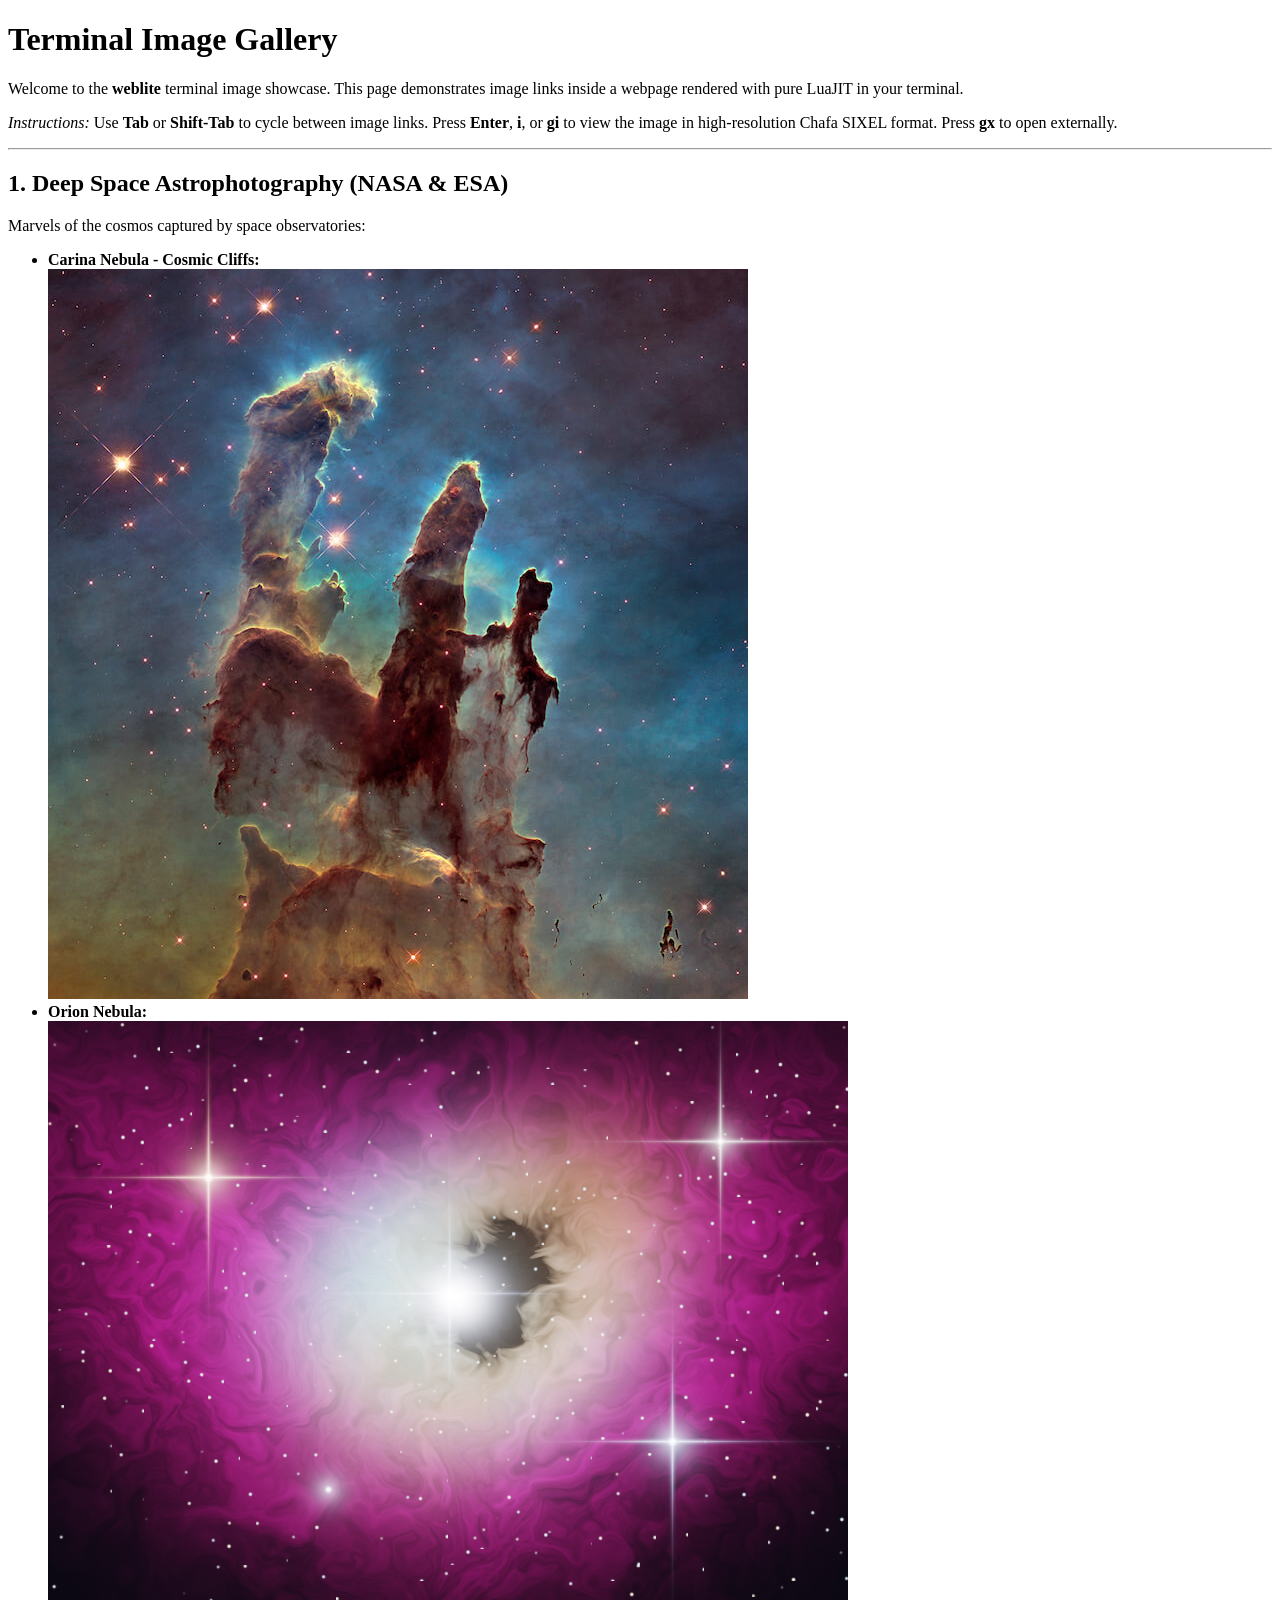
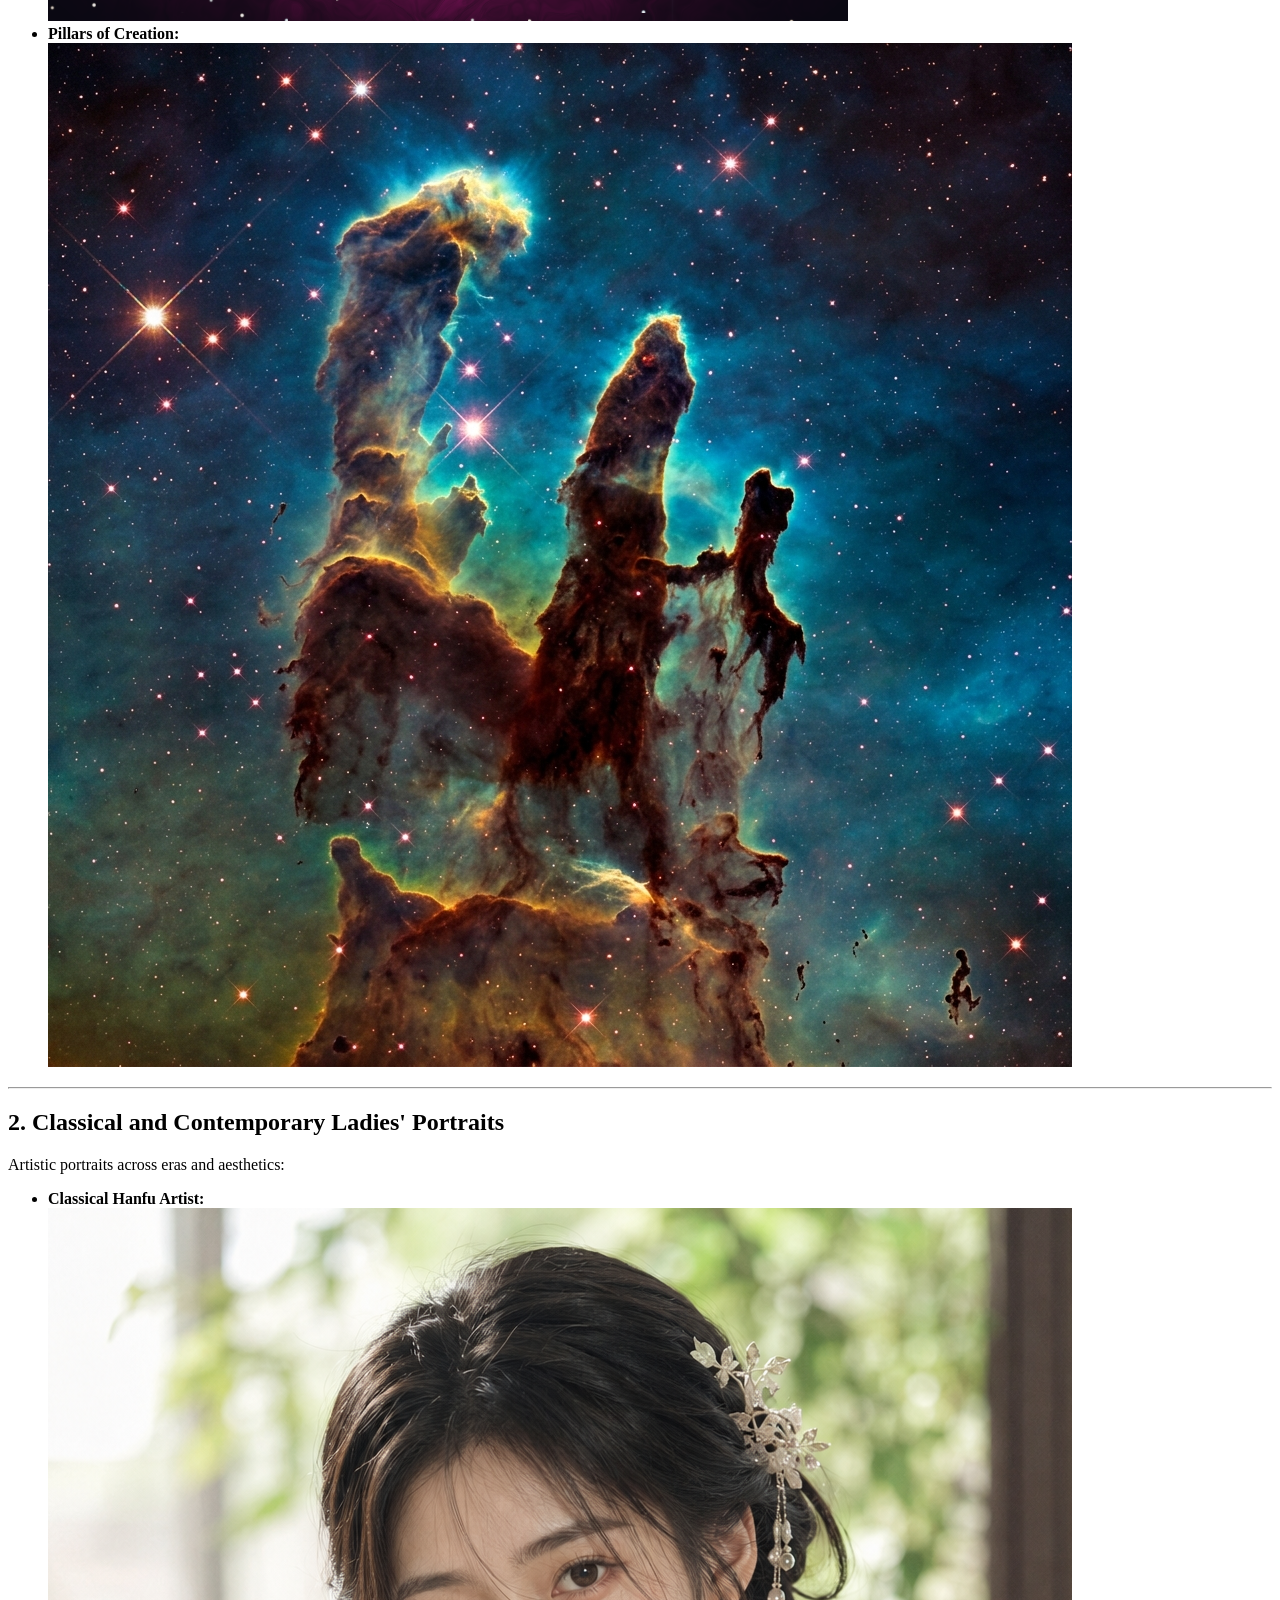
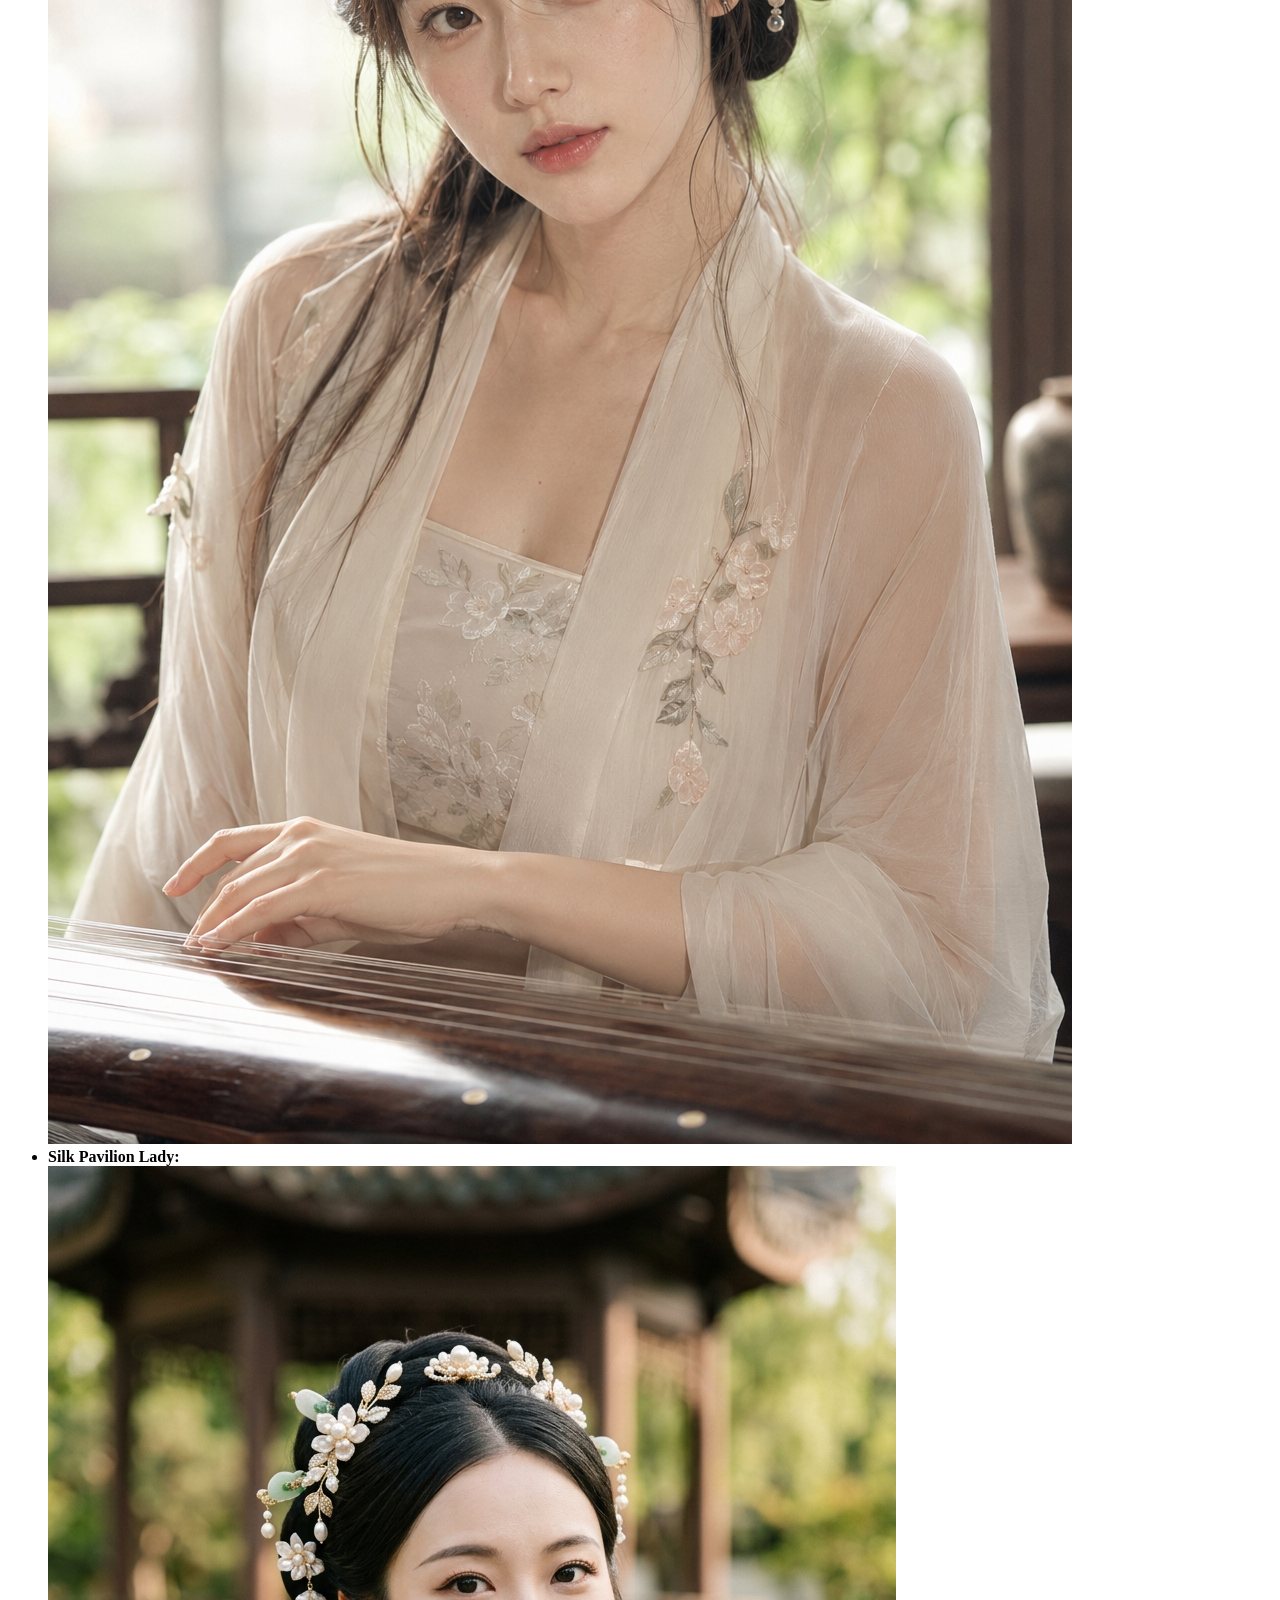
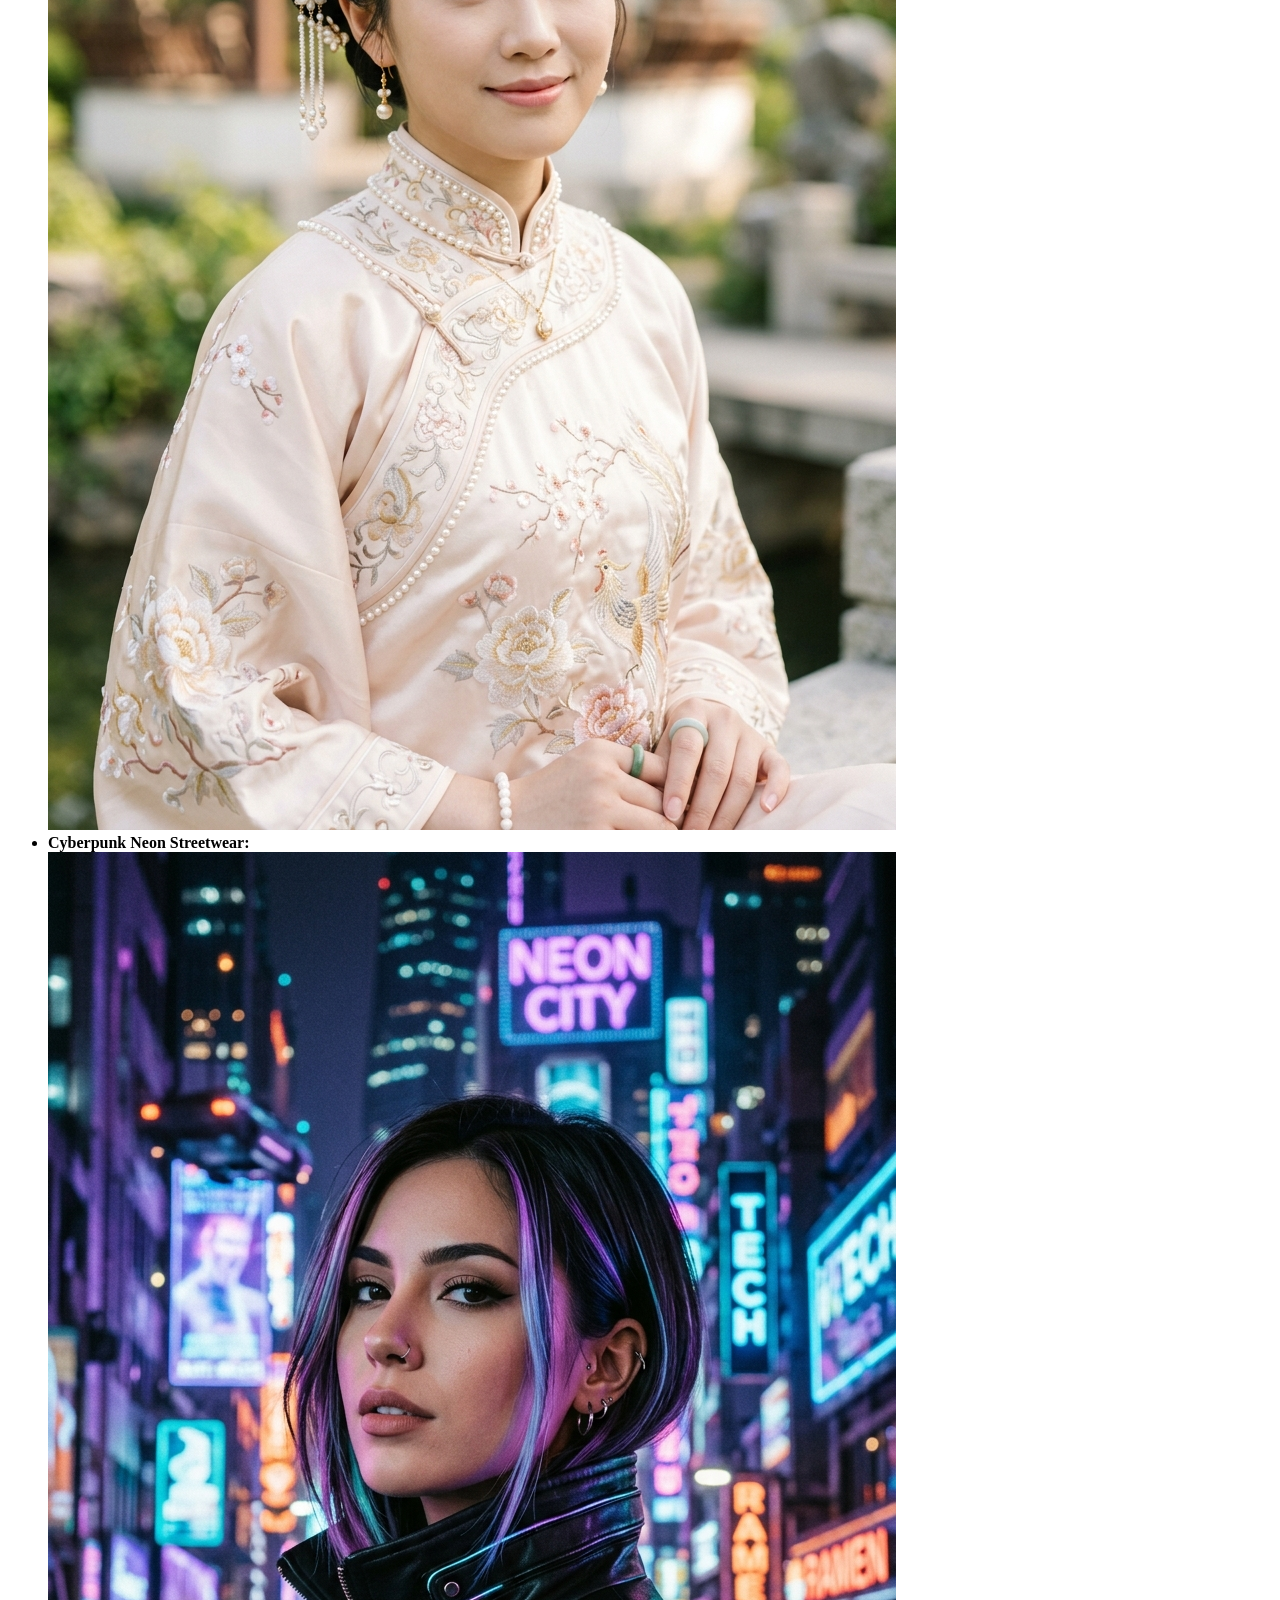
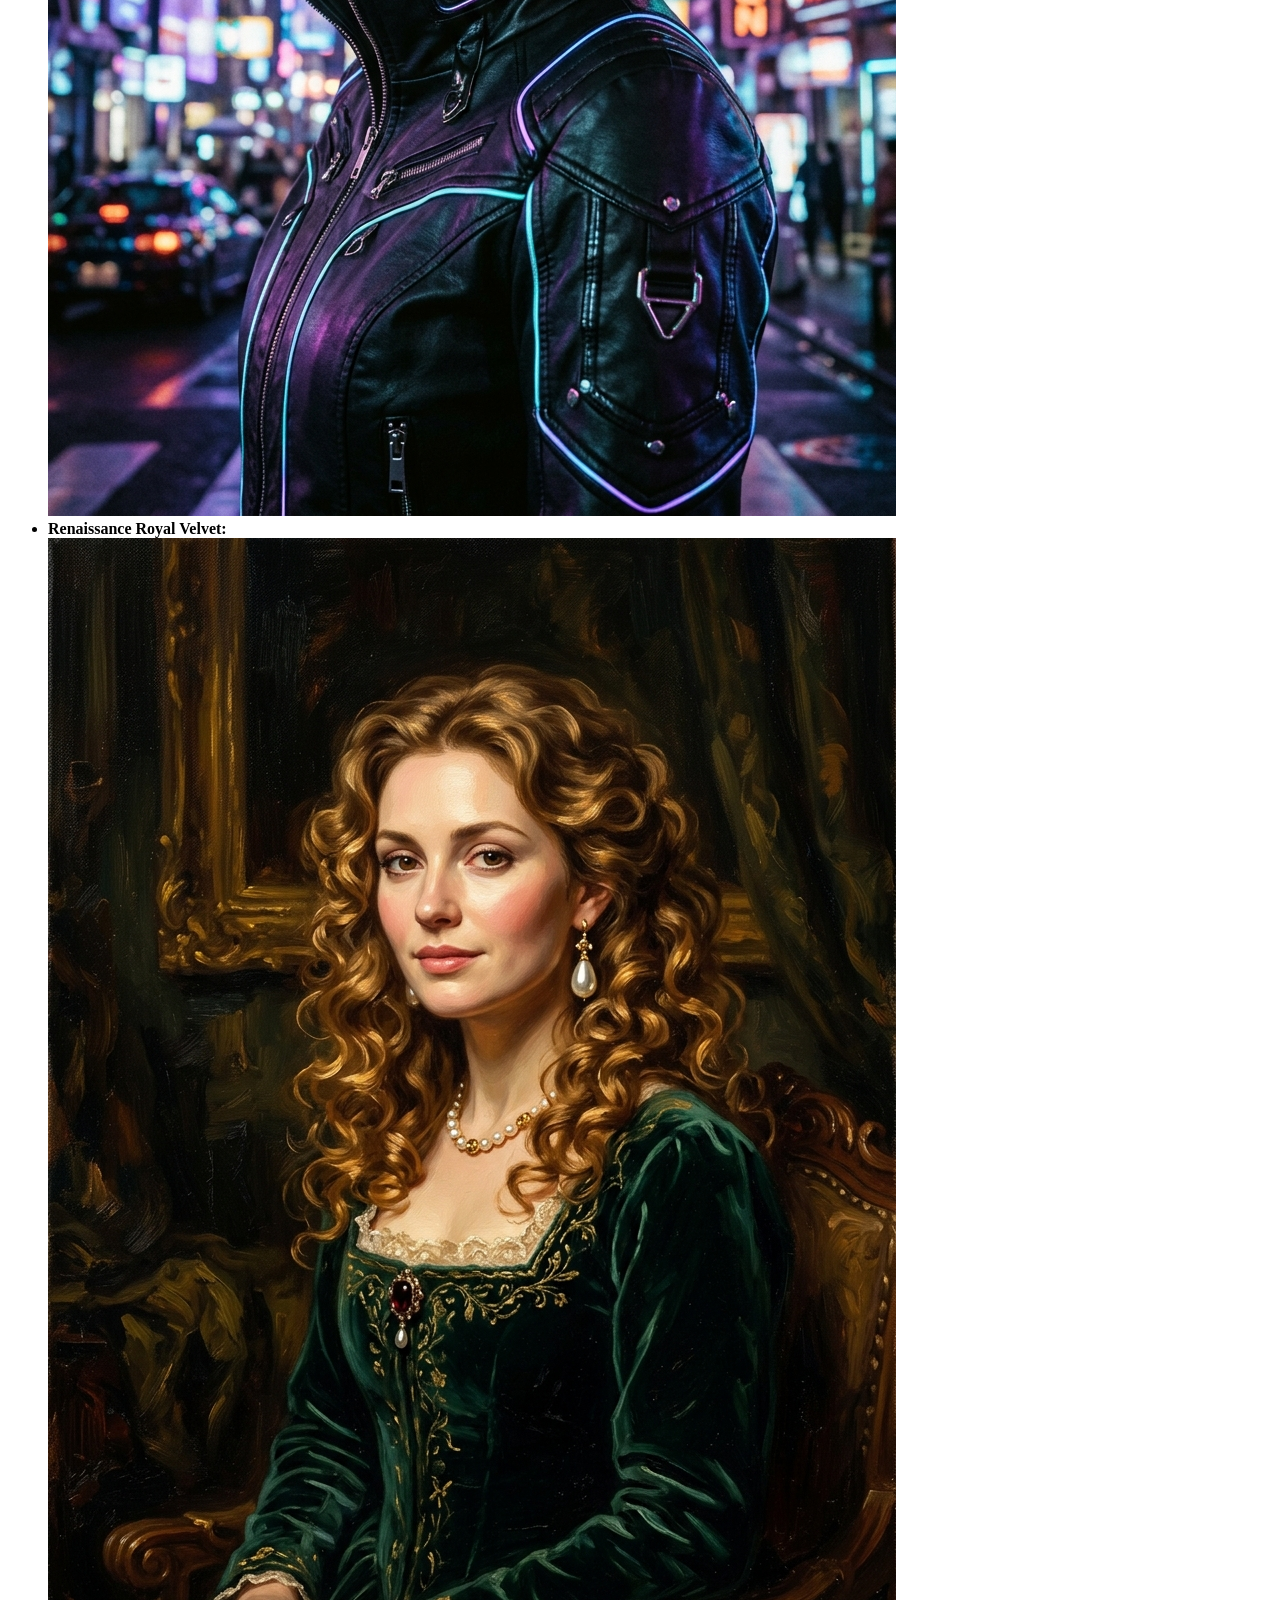
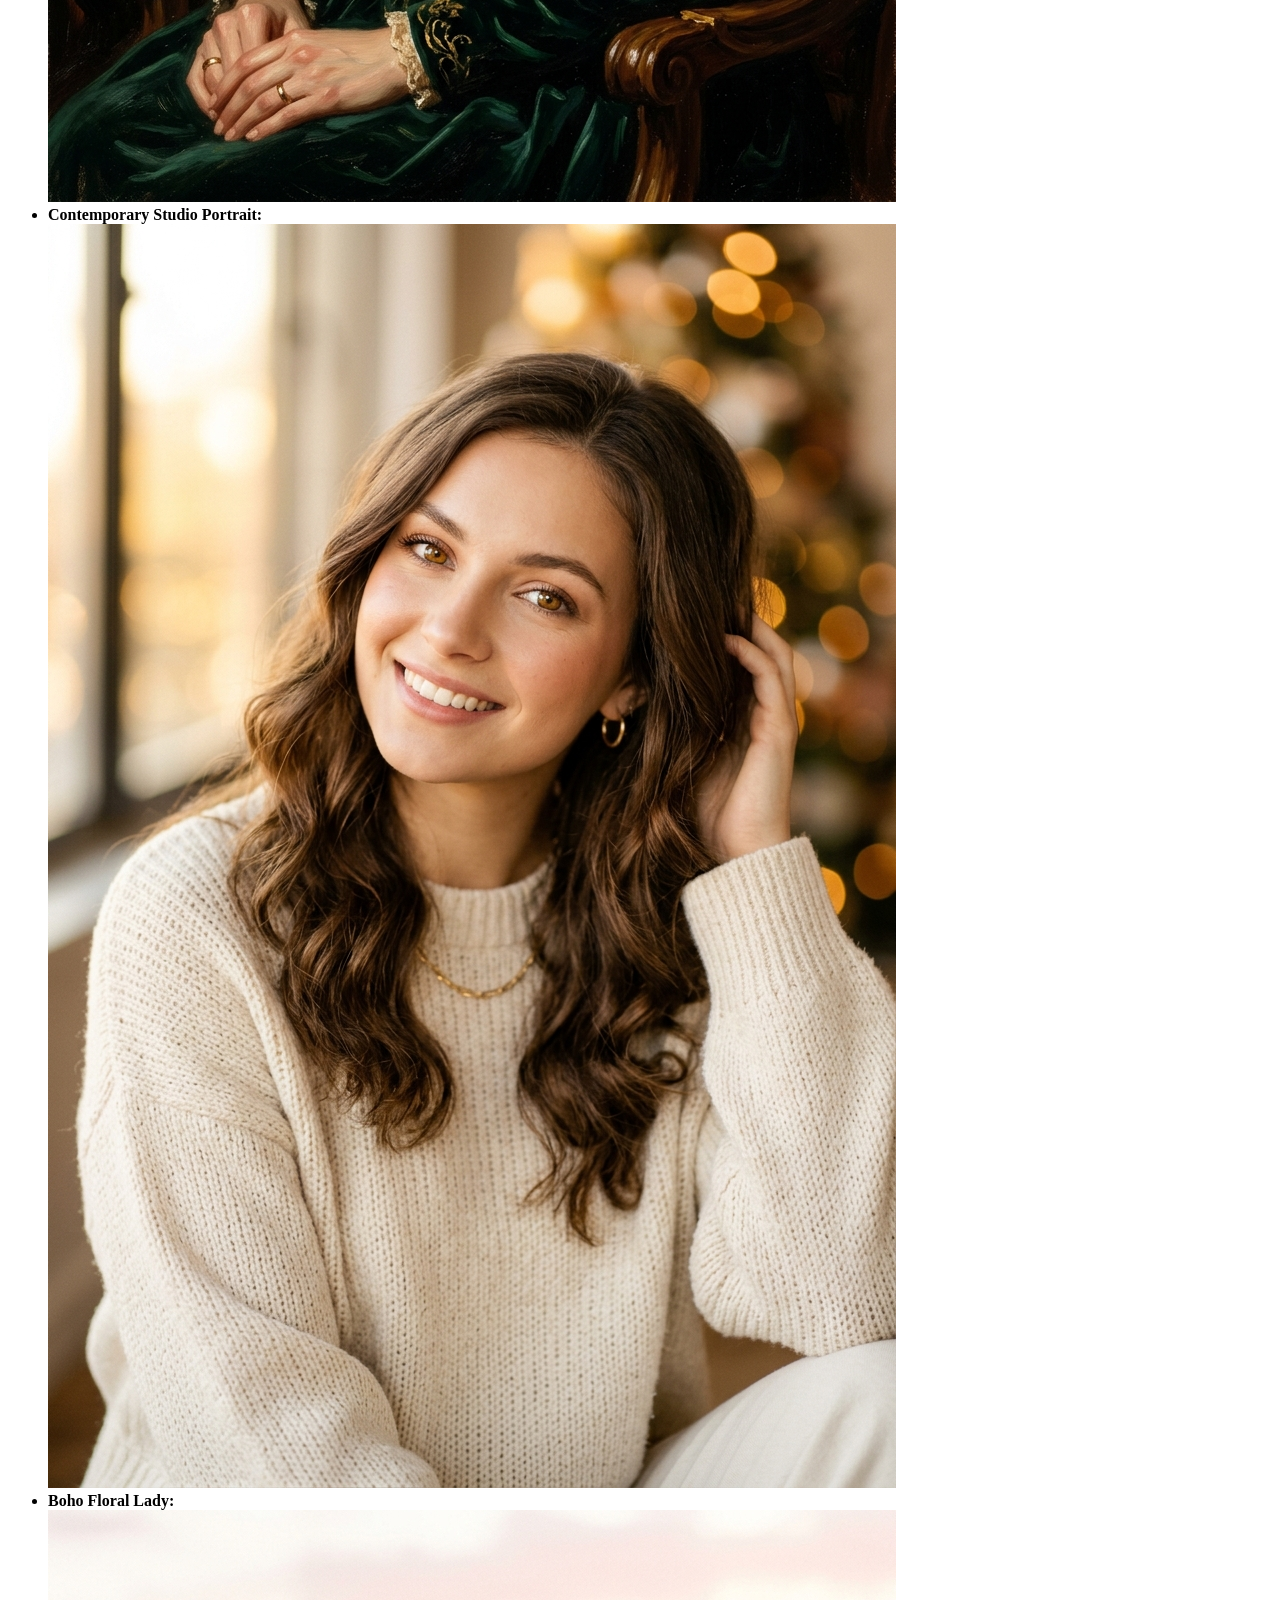
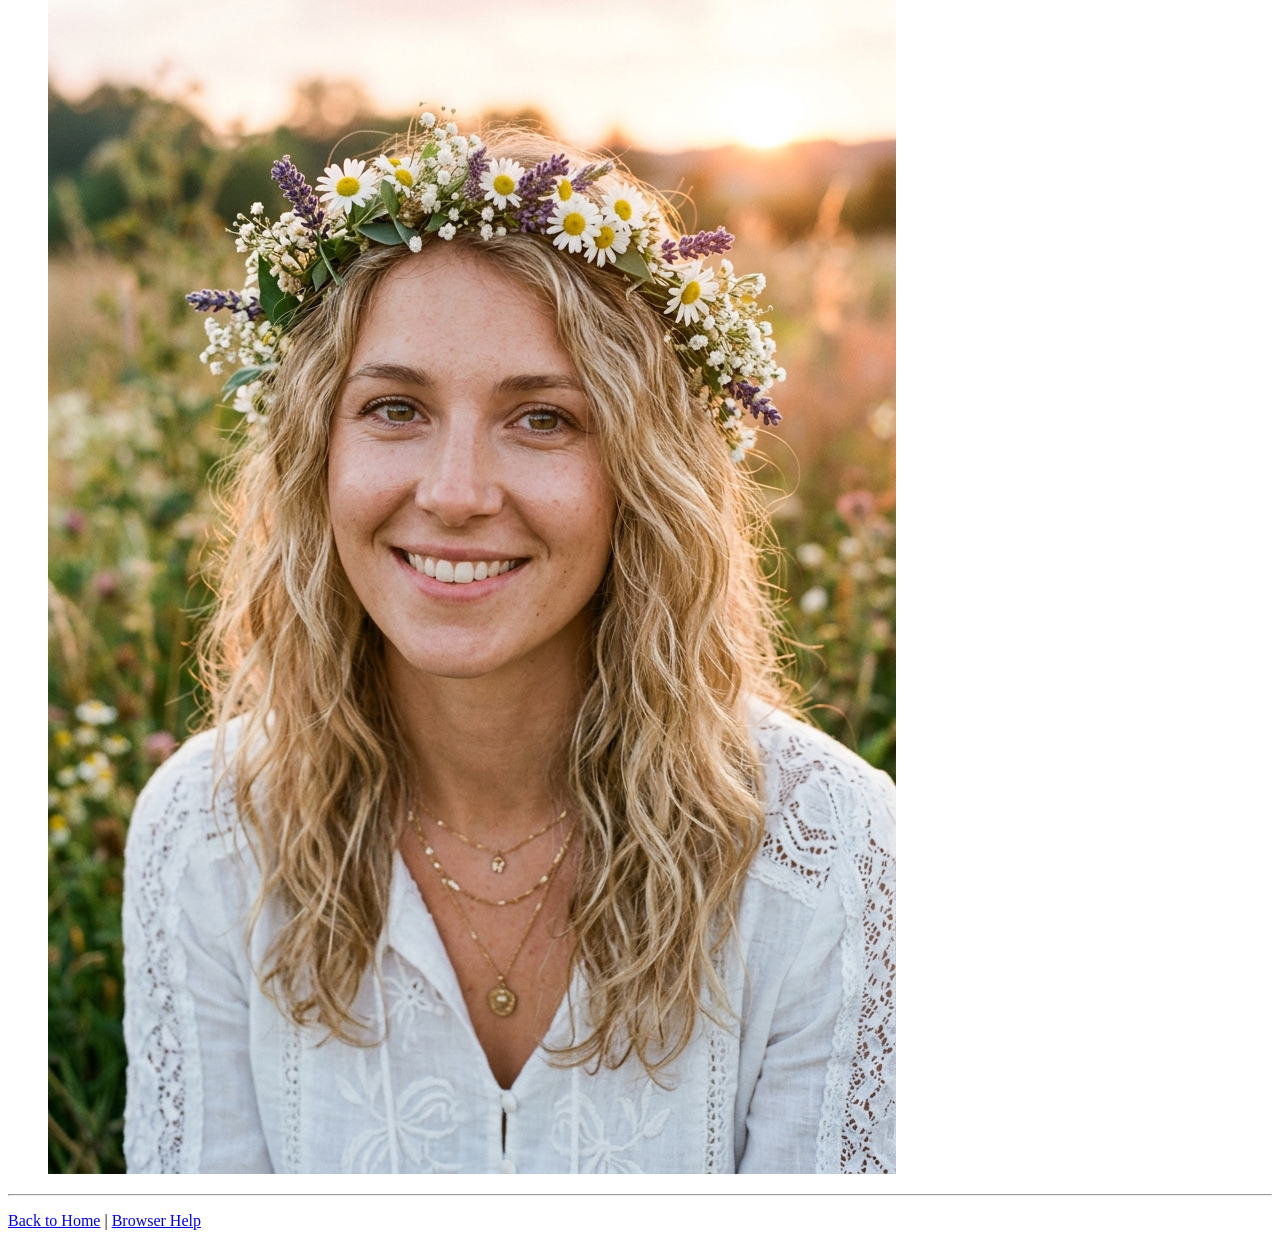
<file: gallery_images.html>
<!DOCTYPE html>
<html lang="en">
<head>
<meta charset="UTF-8">
<title>Terminal Image Gallery</title>
</head>
<body>
<h1>Terminal Image Gallery</h1>
<p>Welcome to the <b>weblite</b> terminal image showcase. This page demonstrates image links inside a webpage rendered with pure LuaJIT in your terminal.</p>
<p><i>Instructions:</i> Use <b>Tab</b> or <b>Shift-Tab</b> to cycle between image links. Press <b>Enter</b>, <b>i</b>, or <b>gi</b> to view the image in high-resolution Chafa SIXEL format. Press <b>gx</b> to open externally.</p>
<hr>

<h2>1. Deep Space Astrophotography (NASA & ESA)</h2>
<p>Marvels of the cosmos captured by space observatories:</p>
<ul>
  <li><b>Carina Nebula - Cosmic Cliffs:</b><br>
    <img src="nasa_nebula1.jpg" alt="NASA Carina Nebula Cosmic Cliffs">
  </li>
  <li><b>Orion Nebula:</b><br>
    <img src="nebula_orion.png" alt="Orion Nebula Deep Space View">
  </li>
  <li><b>Pillars of Creation:</b><br>
    <img src="pillars_of_creation.jpg" alt="Eagle Nebula Pillars of Creation">
  </li>
</ul>
<hr>

<h2>2. Classical and Contemporary Ladies' Portraits</h2>
<p>Artistic portraits across eras and aesthetics:</p>
<ul>
  <li><b>Classical Hanfu Artist:</b><br>
    <img src="portraits/01_traditional_hanfu_lady.png" alt="Traditional Hanfu Lady with Guzheng">
  </li>
  <li><b>Silk Pavilion Lady:</b><br>
    <img src="portraits/02_silk_pavilion_lady.jpg" alt="Silk Pavilion Lady with Embroidered Gown">
  </li>
  <li><b>Cyberpunk Neon Streetwear:</b><br>
    <img src="portraits/03_cyberpunk_neon_lady.jpg" alt="Cyberpunk Neon Lady with Violet Cyan Highlights">
  </li>
  <li><b>Renaissance Royal Velvet:</b><br>
    <img src="portraits/04_renaissance_emerald_lady.jpg" alt="Renaissance Emerald Lady with Golden Curls">
  </li>
  <li><b>Contemporary Studio Portrait:</b><br>
    <img src="portraits/05_modern_studio_lady.jpg" alt="Modern Studio Lady in Cozy Knit Sweater">
  </li>
  <li><b>Boho Floral Lady:</b><br>
    <img src="portraits/06_boho_floral_lady.jpg" alt="Bohemian Floral Lady with Summer Wreath">
  </li>
</ul>
<hr>
<p><a href="about:home">Back to Home</a> | <a href="about:help">Browser Help</a></p>
</body>
</html>
</file>
